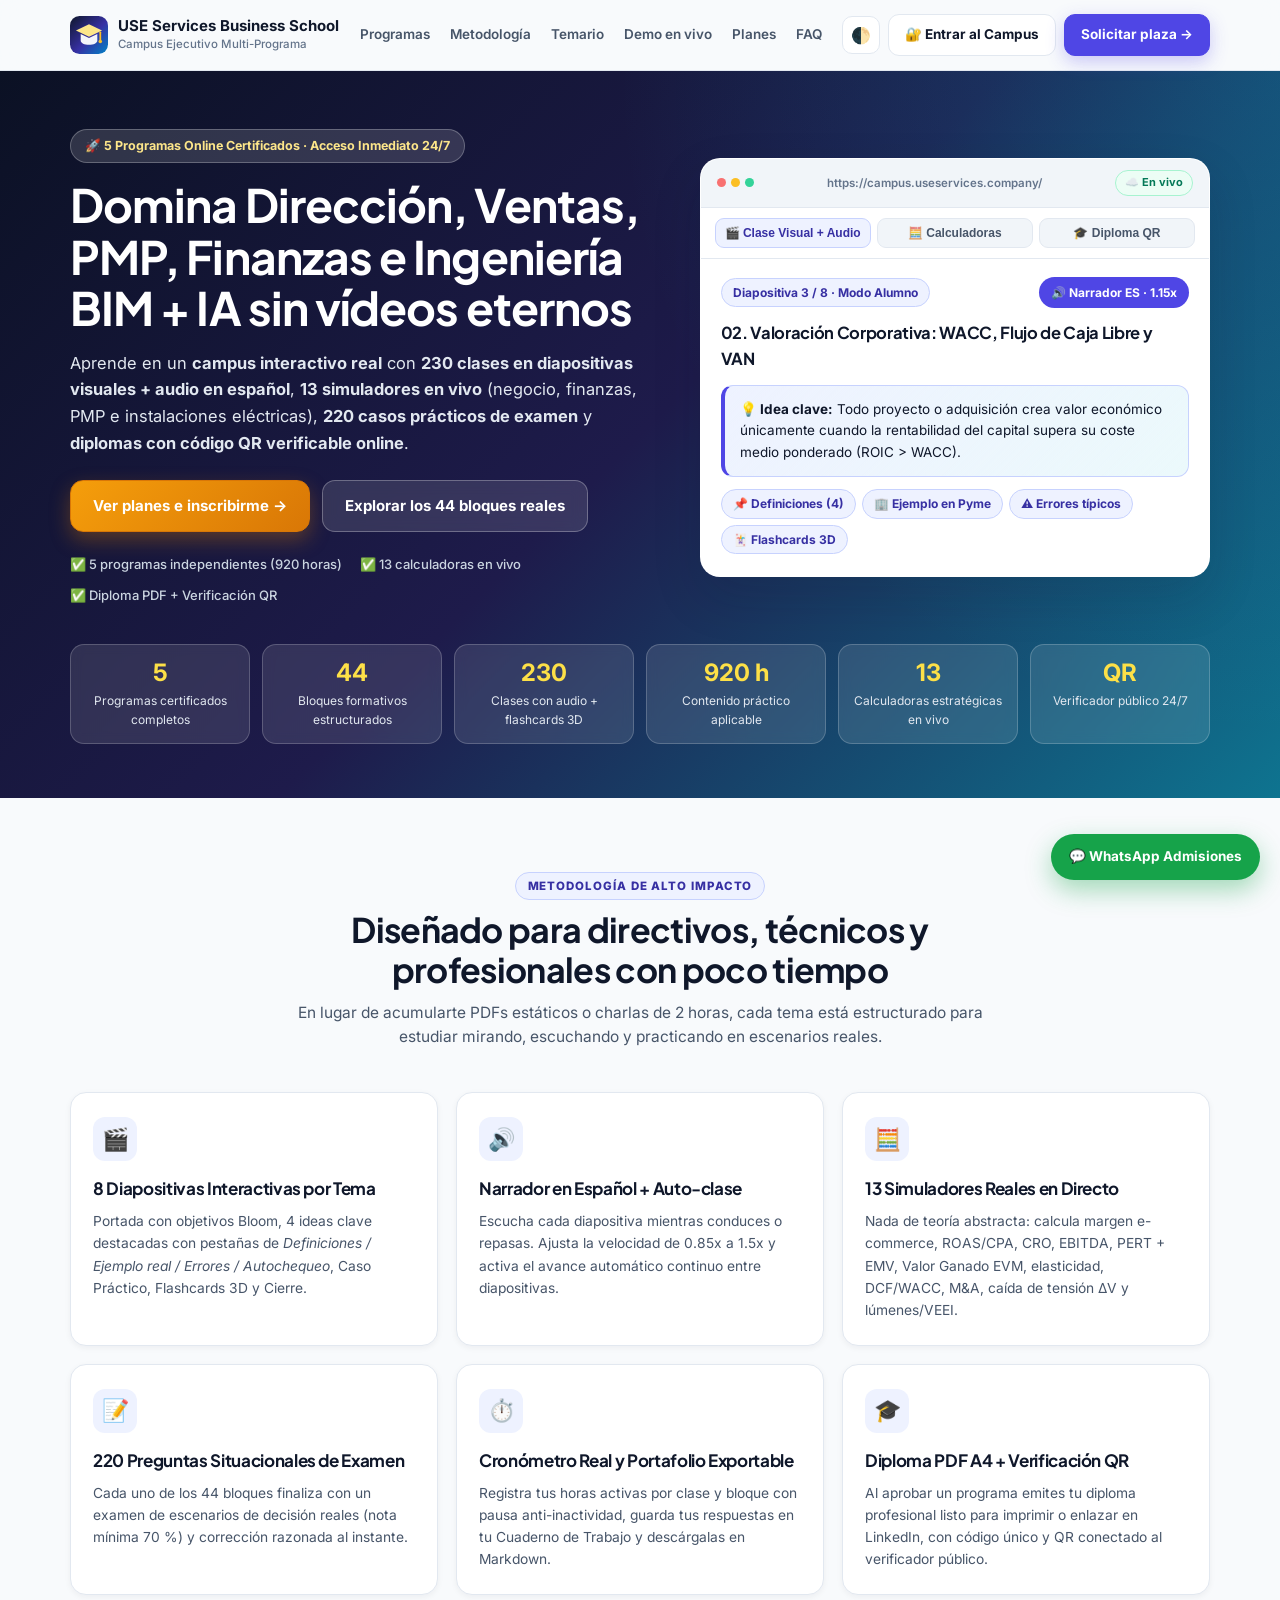
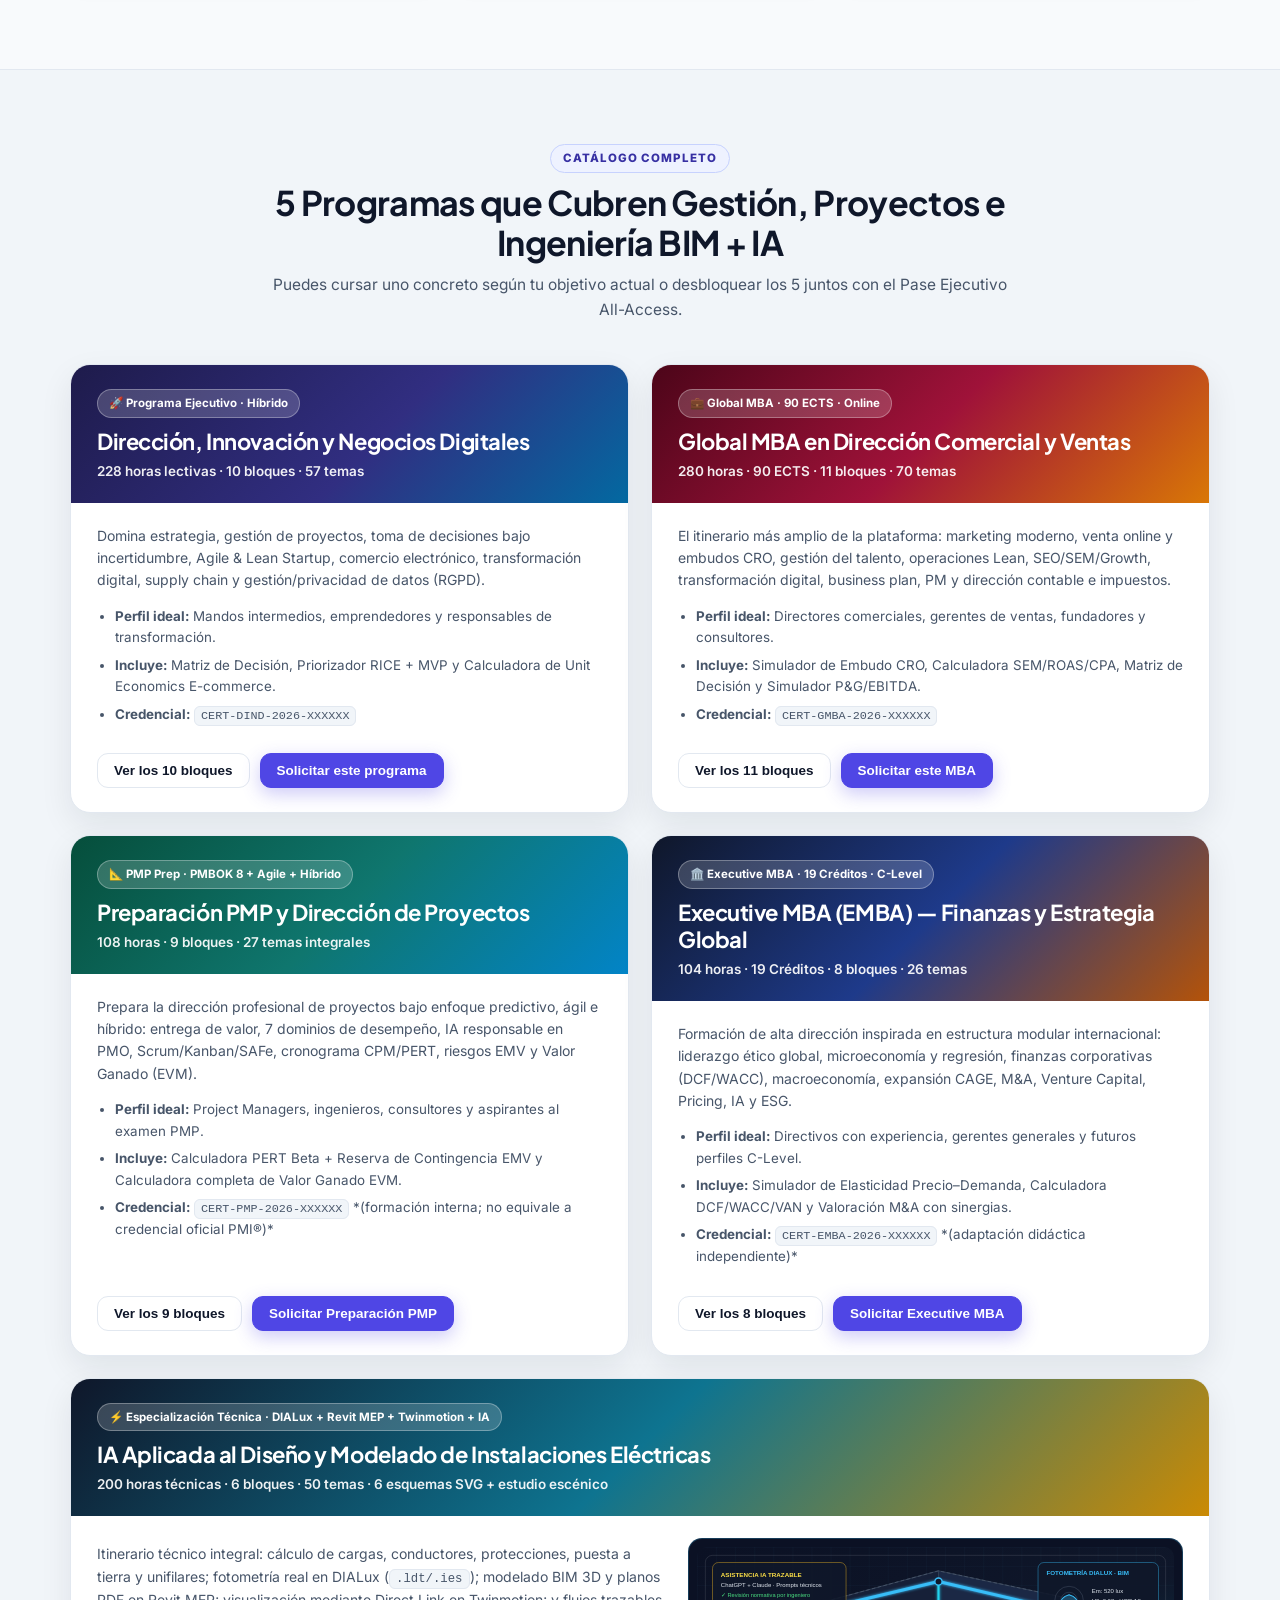
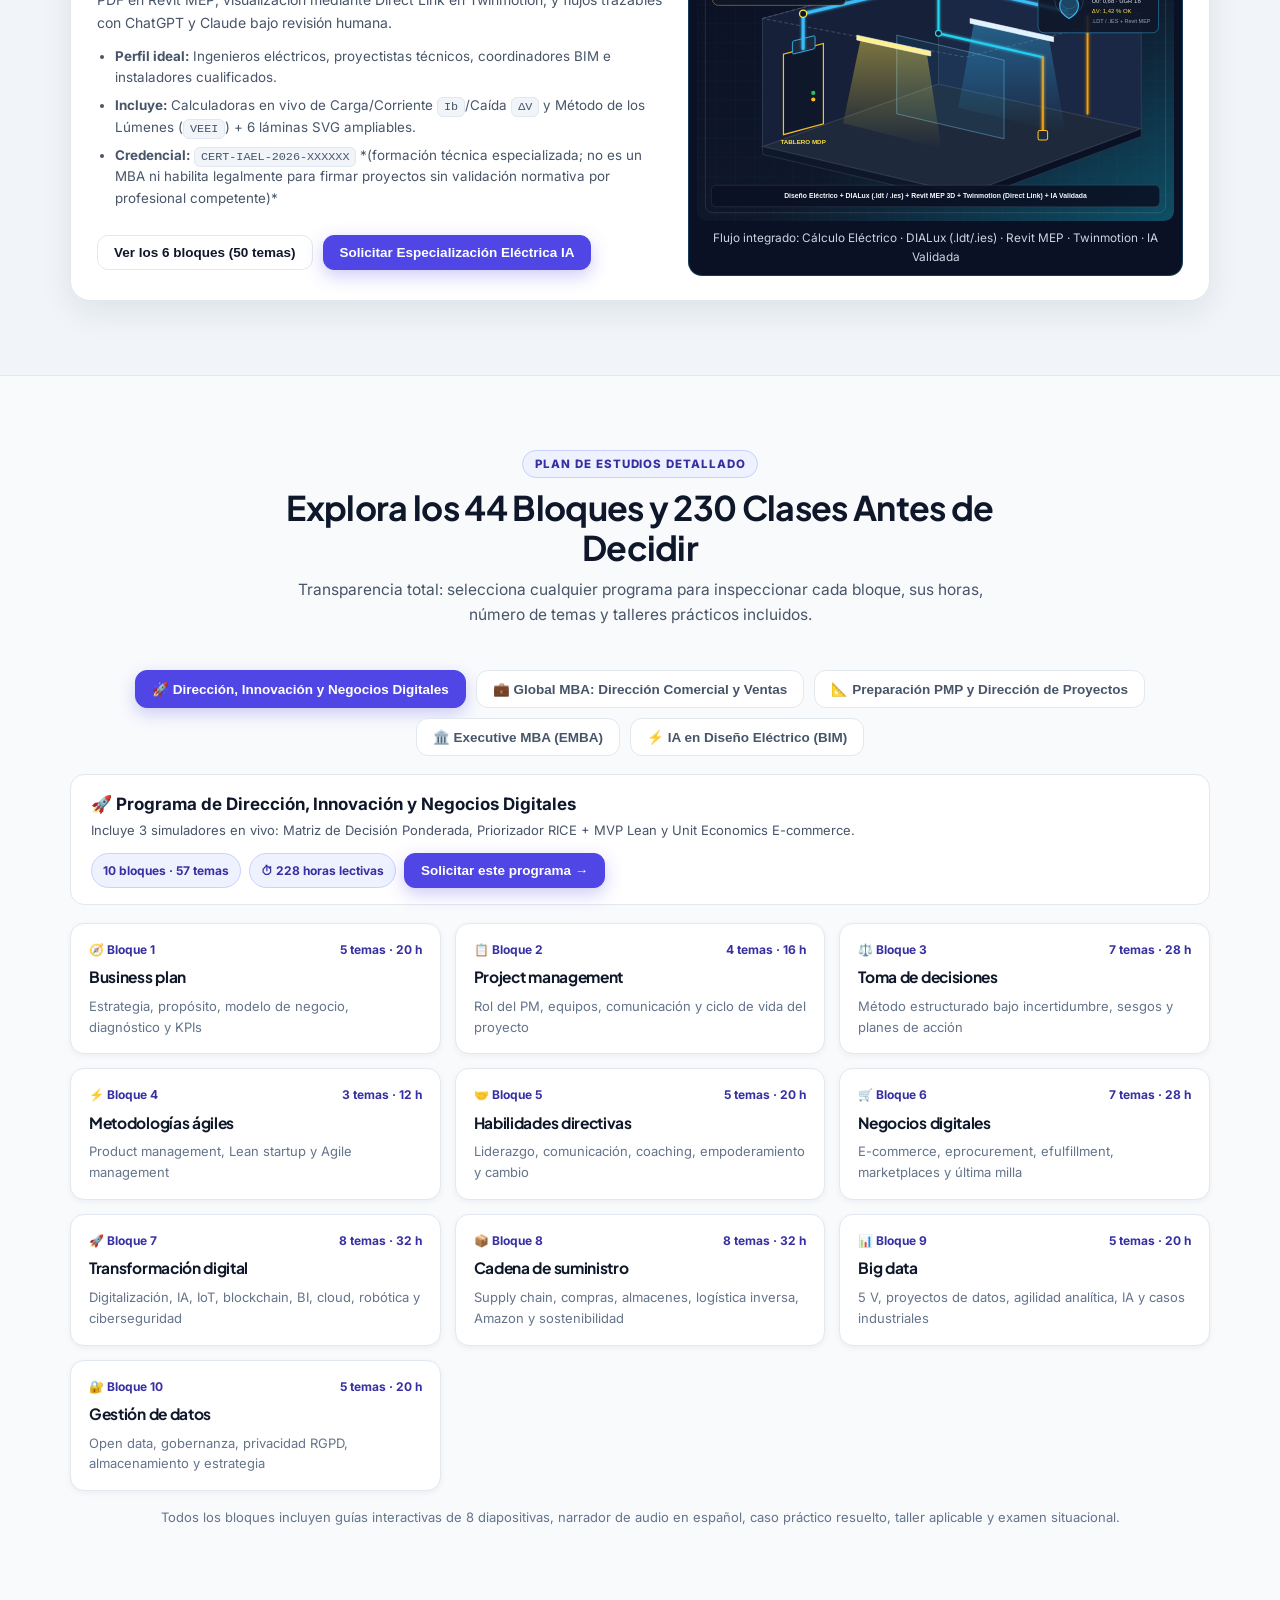
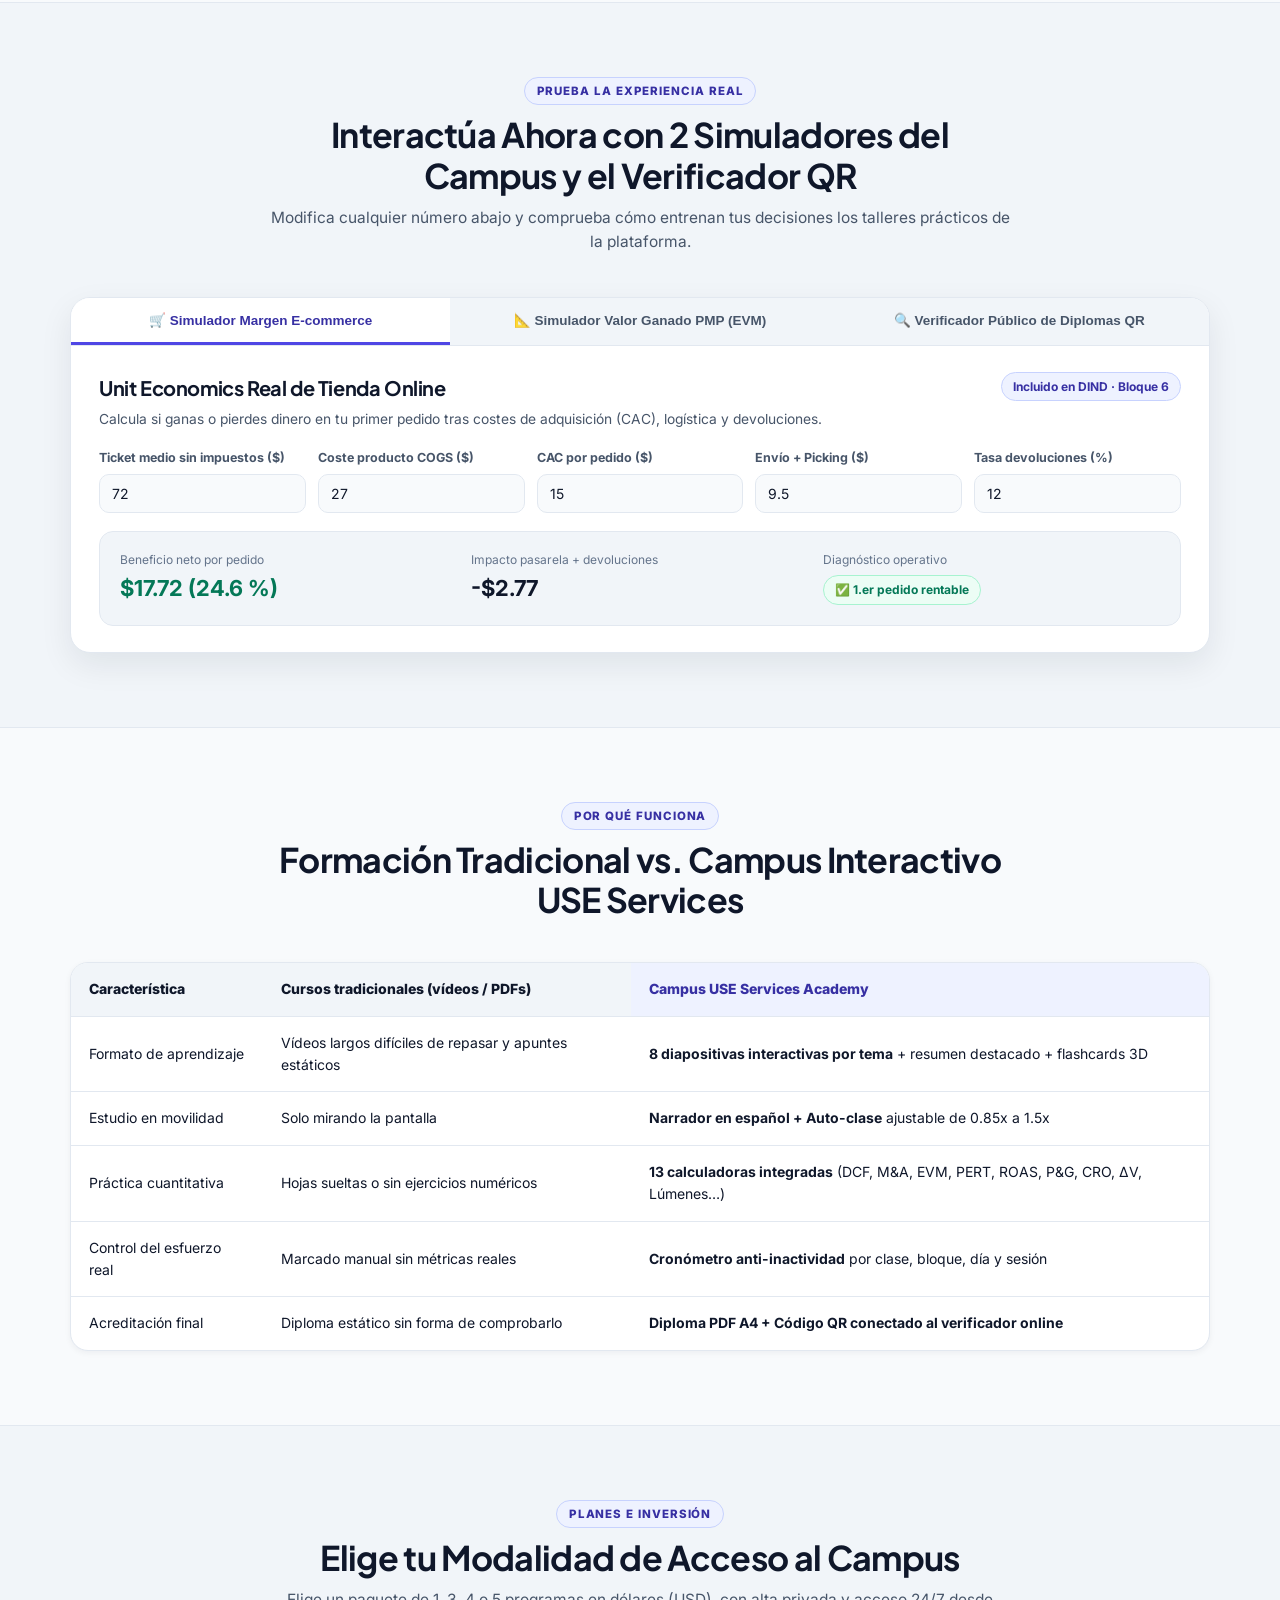
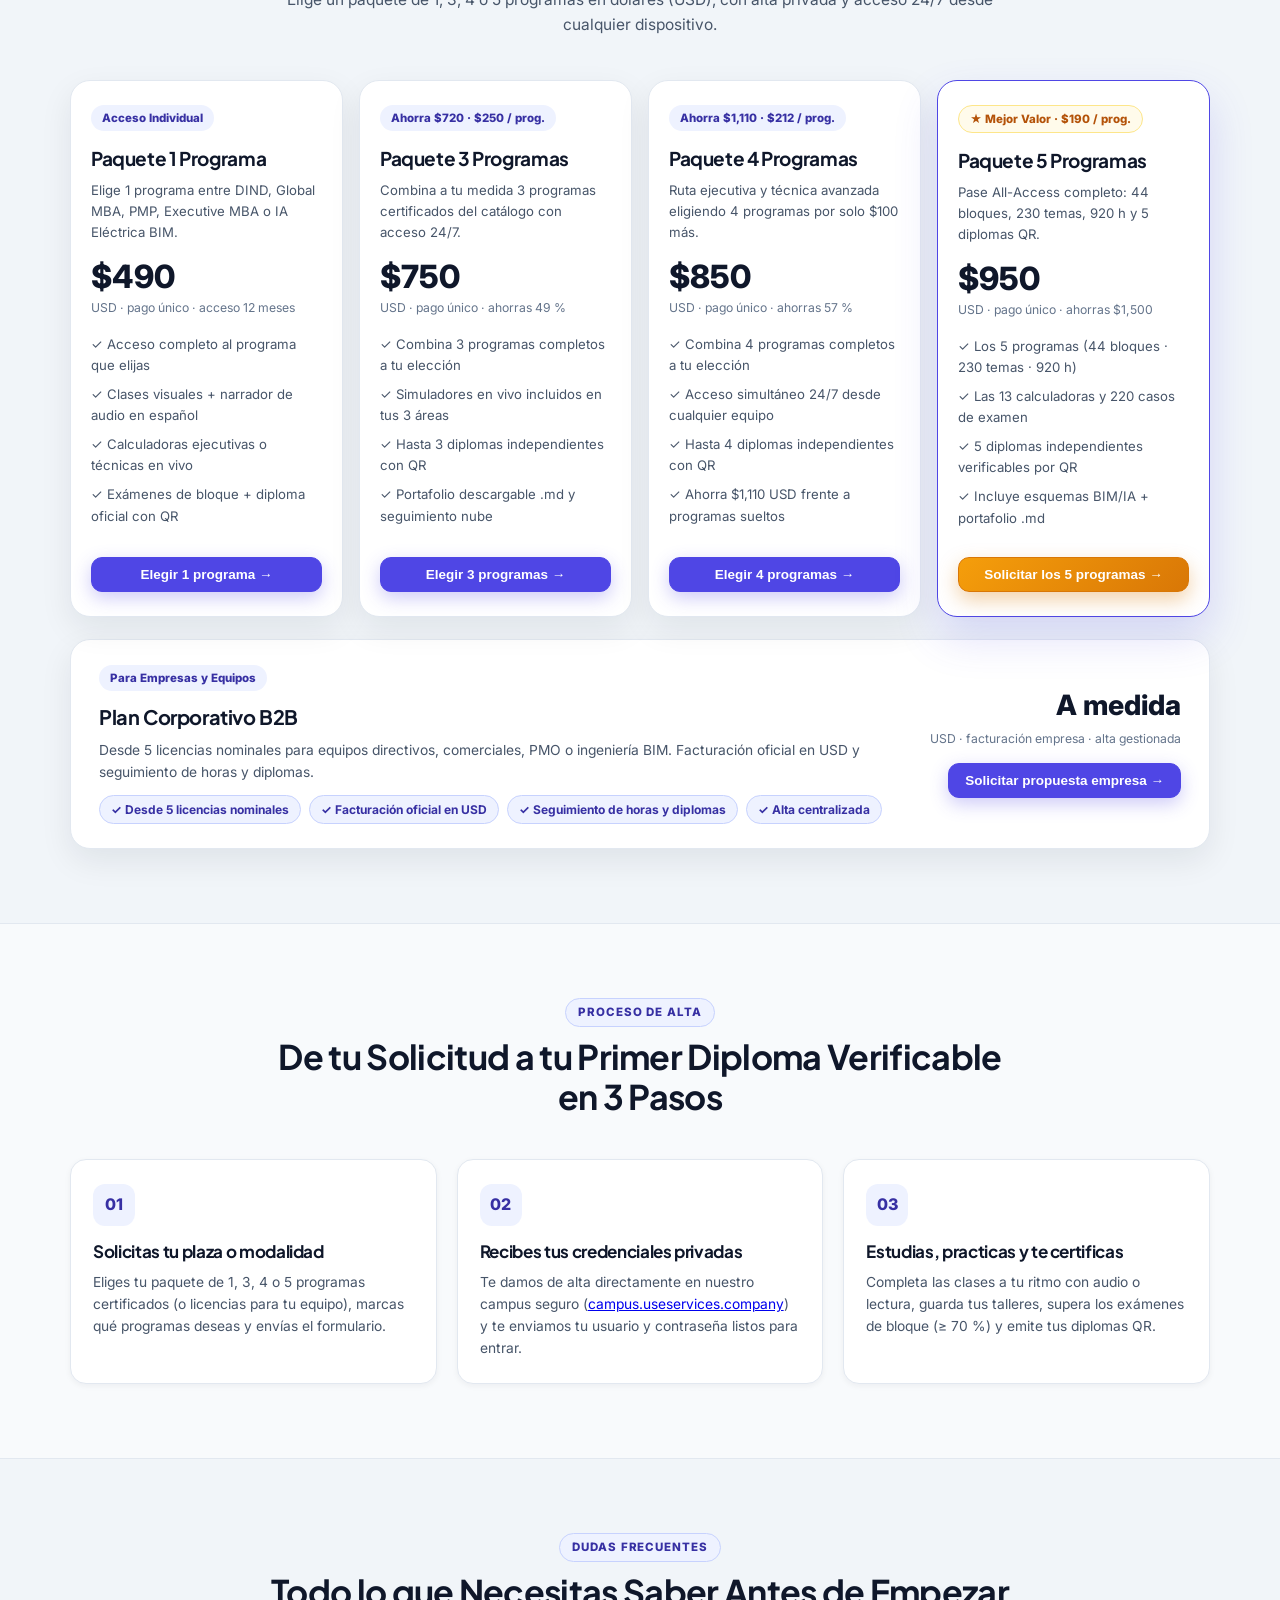
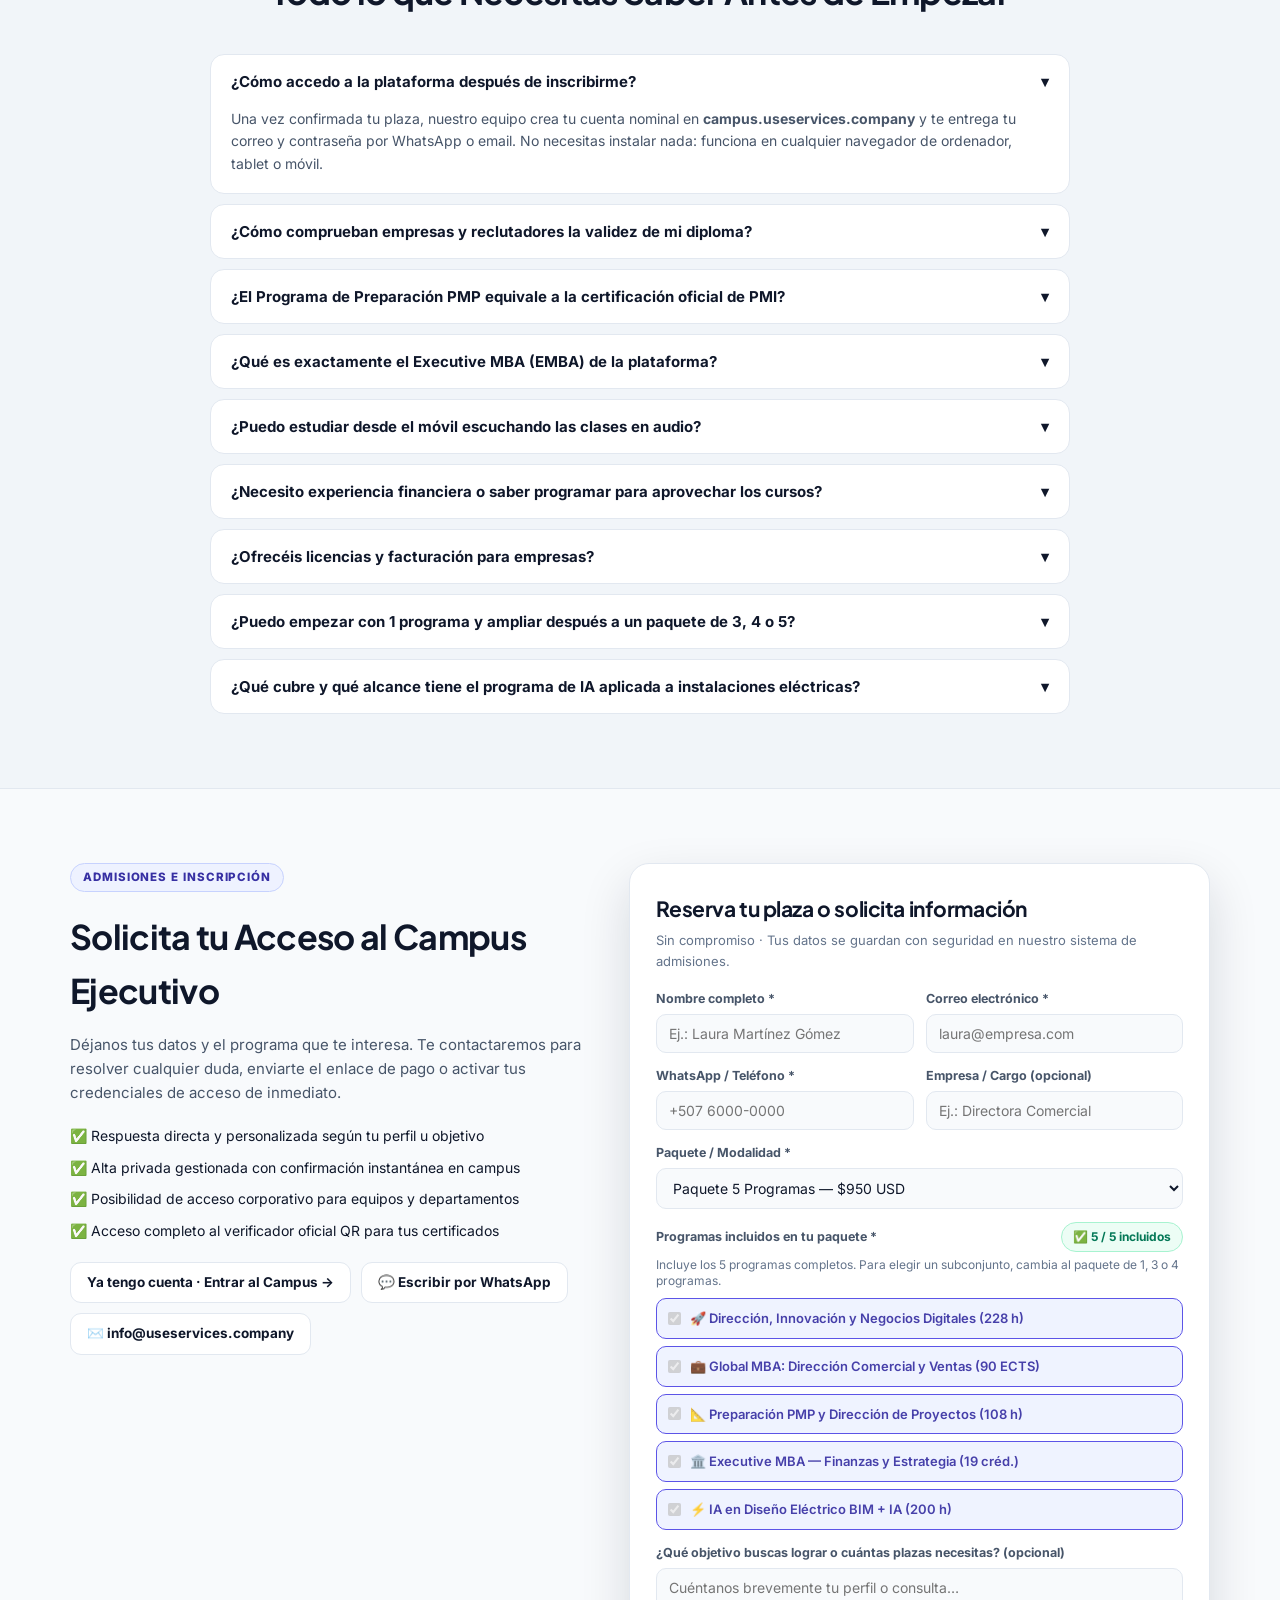
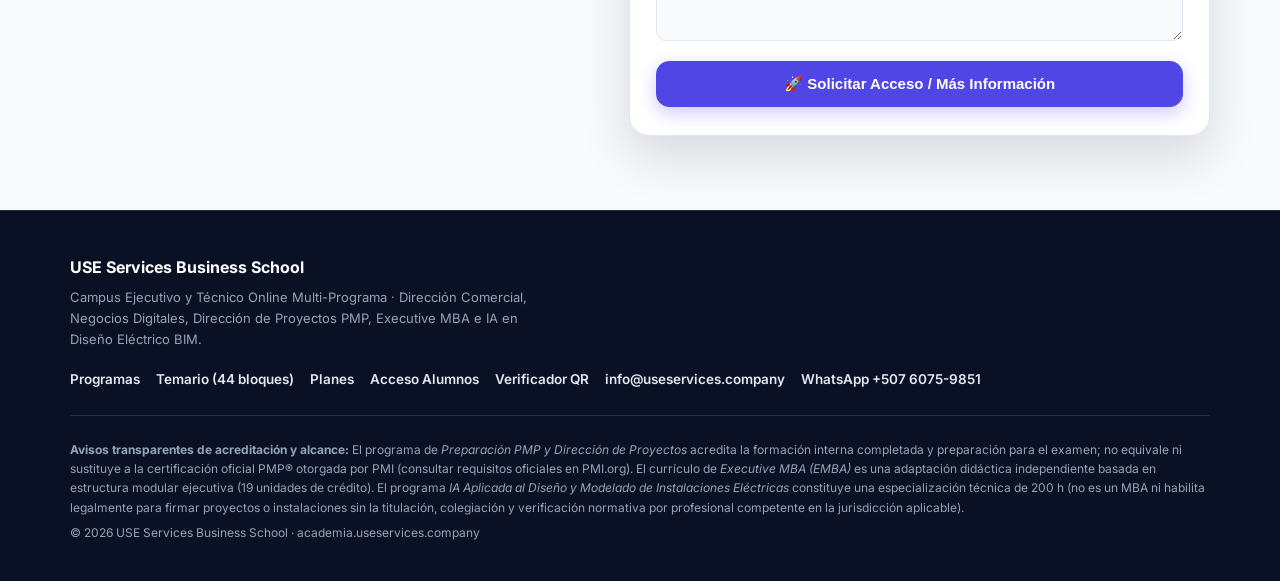
<file: landing/index.html>
<!DOCTYPE html>
<html lang="es">
<head>
  <meta charset="UTF-8" />
  <meta name="viewport" content="width=device-width, initial-scale=1.0" />
  <title>Academia Online | MBA, Executive MBA, PMP, Negocios Digitales e IA en Diseño Eléctrico BIM — USE Services</title>
  <meta name="description" content="Fórmate online en 5 programas certificados: Dirección Digital (228 h), Global MBA Comercial (90 ECTS), Preparación PMP (108 h), Executive MBA (19 créditos) e IA en Diseño y Modelado Eléctrico BIM con DIALux, Revit MEP y Twinmotion (200 h). 230 clases interactivas con audio en español y diploma QR." />
  <meta name="keywords" content="Executive MBA online, Global MBA dirección comercial, curso preparación PMP online, negocios digitales, IA instalaciones eléctricas Revit MEP DIALux Twinmotion, escuela de negocios y formación técnica online, certificación QR" />
  <meta name="robots" content="index, follow, max-image-preview:large, max-snippet:-1, max-video-preview:-1" />
  <meta name="theme-color" content="#312e81" />
  <link rel="canonical" href="https://academia.useservices.company/" />
  <link rel="alternate" hreflang="es" href="https://academia.useservices.company/" />
  <link rel="icon" type="image/svg+xml" href="favicon.svg" />

  <!-- Open Graph / Social Sharing -->
  <meta property="og:type" content="website" />
  <meta property="og:locale" content="es_ES" />
  <meta property="og:site_name" content="USE Services Business School" />
  <meta property="og:title" content="5 Programas Ejecutivos y Técnicos Online con Certificación QR Verificable" />
  <meta property="og:description" content="Global MBA, Executive MBA, Preparación PMP, Negocios Digitales e IA aplicada a Instalaciones Eléctricas (DIALux, Revit MEP, Twinmotion). 44 bloques, 230 clases con audio ES y 13 simuladores." />
  <meta property="og:url" content="https://academia.useservices.company/" />
  <meta property="og:image" content="https://academia.useservices.company/og-cover.png" />
  <meta property="og:image:width" content="1200" />
  <meta property="og:image:height" content="630" />
  <meta property="og:image:alt" content="USE Services Business School — 5 Programas Ejecutivos y Técnicos Online con Certificación QR" />

  <!-- Twitter Card -->
  <meta name="twitter:card" content="summary_large_image" />
  <meta name="twitter:title" content="5 Programas Online · MBA, EMBA, PMP, Negocios Digitales e IA Eléctrica BIM" />
  <meta name="twitter:description" content="230 clases interactivas con narrador en español, 13 calculadoras en tiempo real, 220 casos de examen y diplomas verificables por QR." />
  <meta name="twitter:image" content="https://academia.useservices.company/og-cover.png" />

  <!-- Typography -->
  <link rel="preconnect" href="https://fonts.googleapis.com" />
  <link rel="preconnect" href="https://fonts.gstatic.com" crossorigin />
  <link href="https://fonts.googleapis.com/css2?family=Inter:wght@400;500;600;700&family=Plus+Jakarta+Sans:wght@700;800&display=swap" rel="stylesheet" />

  <link rel="stylesheet" href="styles.css?v=20261124b" />

  <!-- Structured Data: EducationalOrganization -->
  <script type="application/ld+json">
  {
    "@context": "https://schema.org",
    "@type": "EducationalOrganization",
    "name": "USE Services Business School",
    "alternateName": "USE Services Academy",
    "url": "https://academia.useservices.company/",
    "logo": "https://academia.useservices.company/favicon.svg",
    "description": "Plataforma de formación ejecutiva y técnica online en dirección comercial, negocios digitales, gestión de proyectos PMP, alta dirección e IA aplicada al diseño y modelado BIM de instalaciones eléctricas con diplomas verificables por QR.",
    "sameAs": [
      "https://campus.useservices.company/"
    ],
    "contactPoint": {
      "@type": "ContactPoint",
      "contactType": "admissions",
      "email": "info@useservices.company",
      "telephone": "+507-6075-9851",
      "availableLanguage": ["es"]
    }
  }
  </script>

  <!-- Structured Data: ItemList of 5 Courses -->
  <script type="application/ld+json">
  {
    "@context": "https://schema.org",
    "@type": "ItemList",
    "name": "Programas Ejecutivos y Técnicos Online Certificados",
    "numberOfItems": 5,
    "itemListElement": [
      {
        "@type": "ListItem",
        "position": 1,
        "item": {
          "@type": "Course",
          "name": "Programa de Dirección, Innovación y Negocios Digitales",
          "courseCode": "DIND",
          "description": "Estrategia empresarial, gestión de proyectos, toma de decisiones, metodologías ágiles, comercio electrónico, transformación digital, cadena de suministro, big data y gobernanza de datos (10 bloques, 57 temas, 228 horas).",
          "inLanguage": "es",
          "provider": { "@type": "EducationalOrganization", "name": "USE Services Business School" },
          "hasCourseInstance": { "@type": "CourseInstance", "courseMode": "Online", "courseWorkload": "PT228H" }
        }
      },
      {
        "@type": "ListItem",
        "position": 2,
        "item": {
          "@type": "Course",
          "name": "Global MBA en Dirección Comercial y Ventas",
          "courseCode": "GMBA",
          "description": "Marketing estratégico, e-commerce, gestión del talento, operaciones Lean, posicionamiento SEO/SEM y Growth, transformación digital, business plan y dirección contable (11 bloques, 70 temas, 280 horas / 90 ECTS).",
          "inLanguage": "es",
          "provider": { "@type": "EducationalOrganization", "name": "USE Services Business School" },
          "hasCourseInstance": { "@type": "CourseInstance", "courseMode": "Online", "courseWorkload": "PT280H" }
        }
      },
      {
        "@type": "ListItem",
        "position": 3,
        "item": {
          "@type": "Course",
          "name": "Programa de Preparación PMP y Dirección de Proyectos",
          "courseCode": "PMP",
          "description": "Fundamentos PMI, liderazgo, 7 dominios de desempeño PMBOK 8, tailoring, IA en proyectos, entregas ágiles y escalamiento, procesos de inicio a cierre, CPM/PERT y Valor Ganado EVM (9 bloques, 27 temas integrales, 108 horas).",
          "inLanguage": "es",
          "provider": { "@type": "EducationalOrganization", "name": "USE Services Business School" },
          "hasCourseInstance": { "@type": "CourseInstance", "courseMode": "Online", "courseWorkload": "PT108H" }
        }
      },
      {
        "@type": "ListItem",
        "position": 4,
        "item": {
          "@type": "Course",
          "name": "Executive MBA (EMBA) — Dirección General, Finanzas y Estrategia Global",
          "courseCode": "EMBA",
          "description": "Liderazgo C-Level, microeconomía, regresión y analítica empresarial, finanzas corporativas DCF/WACC, macroeconomía global, CAGE/Block Weeks, M&A, Private Equity, Pricing, IA generativa responsable y ESG (8 bloques, 26 temas, 104 horas / 19 créditos).",
          "inLanguage": "es",
          "provider": { "@type": "EducationalOrganization", "name": "USE Services Business School" },
          "hasCourseInstance": { "@type": "CourseInstance", "courseMode": "Online", "courseWorkload": "PT104H" }
        }
      },
      {
        "@type": "ListItem",
        "position": 5,
        "item": {
          "@type": "Course",
          "name": "IA Aplicada al Diseño y Modelado de Instalaciones Eléctricas",
          "courseCode": "IAEL",
          "description": "Especialización técnica online (no MBA) en diseño de instalaciones eléctricas, iluminación y fotometría en DIALux (.ldt/.ies), modelado BIM 3D en Revit MEP, documentación de planos PDF, visualización en Twinmotion (Direct Link) y uso responsable de ChatGPT y Claude con validación humana (6 bloques, 50 temas, 200 horas).",
          "inLanguage": "es",
          "provider": { "@type": "EducationalOrganization", "name": "USE Services Business School" },
          "hasCourseInstance": { "@type": "CourseInstance", "courseMode": "Online", "courseWorkload": "PT200H" }
        }
      }
    ]
  }
  </script>

  <!-- Structured Data: FAQPage -->
  <script type="application/ld+json">
  {
    "@context": "https://schema.org",
    "@type": "FAQPage",
    "mainEntity": [
      {
        "@type": "Question",
        "name": "¿Cómo funciona la plataforma online tras matricularme?",
        "acceptedAnswer": {
          "@type": "Answer",
          "text": "Recibirás acceso privado en campus.useservices.company con tu correo y contraseña. Todas las lecciones combinan presentaciones visuales de 8 diapositivas, audio narrador en español, casos reales, simuladores financieros/operativos y exámenes autoevaluables con guardado automático en la nube."
        }
      },
      {
        "@type": "Question",
        "name": "¿Cómo verifican las empresas o LinkedIn mis diplomas?",
        "acceptedAnswer": {
          "@type": "Answer",
          "text": "Al aprobar los exámenes de todos los bloques de un programa (mínimo 70 %), el campus emite un diploma PDF en A4 horizontal con un identificador único (por ejemplo CERT-GMBA-2026-XXXXXX) y un código QR escaneable que abre tu expediente verificado en nuestro portal público."
        }
      },
      {
        "@type": "Question",
        "name": "¿El Programa de Preparación PMP equivale a la certificación oficial de PMI?",
        "acceptedAnswer": {
          "@type": "Answer",
          "text": "No. El diploma acredita la finalización de nuestra formación interna en dirección de proyectos y preparación del examen PMP (predictivo, ágil e híbrido, PMBOK 8 y EVM); no equivale a la credencial oficial PMP otorgada por el Project Management Institute (PMI), cuyos requisitos deben tramitarse en PMI.org."
        }
      },
      {
        "@type": "Question",
        "name": "¿Qué incluye exactamente el Executive MBA (EMBA)?",
        "acceptedAnswer": {
          "@type": "Answer",
          "text": "Es una adaptación didáctica independiente estructurada en 8 bloques y 26 temas ejecutivos (equivalentes a 104 horas / 19 unidades de crédito): liderazgo y comunicación directiva, microeconomía y regresión, operaciones, finanzas corporativas (DCF/WACC), expansión global, M&A y Venture Capital, pricing, negociación, IA responsable y ESG."
        }
      },
      {
        "@type": "Question",
        "name": "¿Puedo estudiar escuchando las clases en el móvil?",
        "acceptedAnswer": {
          "@type": "Answer",
          "text": "Sí. Cada diapositiva incorpora un narrador de audio en español con ajuste de velocidad (0.85x a 1.5x) y modo Auto-clase que avanza automáticamente entre diapositivas, además de un cronómetro inteligente anti-inactividad."
        }
      },
      {
        "@type": "Question",
        "name": "¿Es necesario tener conocimientos técnicos previos?",
        "acceptedAnswer": {
          "@type": "Answer",
          "text": "No necesitas saber programar. Todos los conceptos técnicos, financieros y estadísticos se explican desde cero con definiciones claras, errores frecuentes que debes evitar, ejemplos en pymes y calculadoras listas para usar."
        }
      },
      {
        "@type": "Question",
        "name": "¿Pueden acceder equipos completos o empresas con facturación corporativa?",
        "acceptedAnswer": {
          "@type": "Answer",
          "text": "Sí. Con el Plan Corporativo B2B damos de alta licencias nominales para tu equipo directivo, comercial o de PMO, emitimos factura oficial y supervisamos su progreso, horas activas y certificaciones desde administración."
        }
      },
      {
        "@type": "Question",
        "name": "¿Qué ocurre después de enviar el formulario de solicitud?",
        "acceptedAnswer": {
          "@type": "Answer",
          "text": "Tu solicitud queda registrada al instante en nuestro sistema de admisiones y nuestro equipo se pondrá en contacto contigo con los pasos de activación para entregar tu acceso privado al campus."
        }
      },
      {
        "@type": "Question",
        "name": "¿El programa de IA aplicada a instalaciones eléctricas es un MBA o habilita legalmente para firmar proyectos?",
        "acceptedAnswer": {
          "@type": "Answer",
          "text": "No. Es una especialización técnica de 200 horas en diseño eléctrico, cálculo lumínico en DIALux (.ldt/.ies), modelado 3D en Revit MEP, documentación PDF, visualización Twinmotion e IA aplicada (ChatGPT y Claude). No constituye un título MBA ni sustituye la titulación profesional, colegiación o validación normativa obligatoria por técnico competente en cada país."
        }
      }
    ]
  }
  </script>

  <!-- Structured Data: BreadcrumbList -->
  <script type="application/ld+json">
  {
    "@context": "https://schema.org",
    "@type": "BreadcrumbList",
    "itemListElement": [
      {
        "@type": "ListItem",
        "position": 1,
        "name": "Inicio — Academia Ejecutiva Online",
        "item": "https://academia.useservices.company/"
      }
    ]
  }
  </script>
</head>
<body>
  <!-- Sticky Navigation -->
  <header class="site-header" id="siteHeader">
    <div class="container nav-inner">
      <a href="#top" class="brand" aria-label="Inicio USE Services Business School">
        <img src="favicon.svg" alt="" width="38" height="38" />
        <div>
          <strong id="brandNameText">USE Services Business School</strong>
          <span>Campus Ejecutivo Multi-Programa</span>
        </div>
      </a>

      <nav class="nav-links" id="navMenu" aria-label="Navegación principal">
        <a href="#programas">Programas</a>
        <a href="#metodologia">Metodología</a>
        <a href="#temario">Temario</a>
        <a href="#demo">Demo en vivo</a>
        <a href="#planes">Planes</a>
        <a href="#faq">FAQ</a>
      </nav>

      <div class="nav-cta">
        <button type="button" class="icon-btn" id="themeToggleBtn" title="Cambiar modo claro / oscuro" aria-label="Cambiar modo claro u oscuro">🌓</button>
        <a class="btn btn-outline" id="navCampusBtn" href="https://campus.useservices.company/" target="_blank" rel="noopener">🔐 Entrar al Campus</a>
        <a class="btn btn-primary" id="navCtaBtn" href="#inscripcion">Solicitar plaza →</a>
        <button type="button" class="icon-btn mobile-menu-btn" id="mobileMenuBtn" aria-label="Abrir menú" aria-expanded="false">☰</button>
      </div>
    </div>
  </header>

  <main id="top">
    <!-- 1. HERO EJECUTIVO -->
    <section class="hero">
      <div class="container hero-grid">
        <div class="hero-copy">
          <div class="eyebrow">🚀 5 Programas Online Certificados · Acceso Inmediato 24/7</div>
          <h1>Domina Dirección, Ventas, PMP, Finanzas e Ingeniería BIM + IA sin vídeos eternos</h1>
          <p class="hero-lead">
            Aprende en un <strong>campus interactivo real</strong> con <strong>230 clases en diapositivas visuales + audio en español</strong>, <strong>13 simuladores en vivo</strong> (negocio, finanzas, PMP e instalaciones eléctricas), <strong>220 casos prácticos de examen</strong> y <strong>diplomas con código QR verificable online</strong>.
          </p>

          <div class="hero-actions">
            <a class="btn btn-gold btn-lg" id="heroEnrollBtn" href="#planes">Ver planes e inscribirme →</a>
            <a class="btn btn-ghost btn-lg" id="heroSyllabusBtn" href="#temario">Explorar los 44 bloques reales</a>
          </div>

          <div class="hero-trust">
            <span>✅ 5 programas independientes (920 horas)</span>
            <span>✅ 13 calculadoras en vivo</span>
            <span>✅ Diploma PDF + Verificación QR</span>
          </div>
        </div>

        <!-- Interactive Hero Campus Preview -->
        <aside class="hero-preview" aria-label="Vista previa interactiva del campus">
          <div class="preview-chrome">
            <div class="dots"><span></span><span></span><span></span></div>
            <div class="preview-url">https://campus.useservices.company/</div>
            <span class="preview-pill">☁️ En vivo</span>
          </div>
          <div class="preview-tabs" role="tablist">
            <button type="button" class="prev-tab active" data-preview-tab="slides">🎬 Clase Visual + Audio</button>
            <button type="button" class="prev-tab" data-preview-tab="calcs">🧮 Calculadoras</button>
            <button type="button" class="prev-tab" data-preview-tab="qr">🎓 Diploma QR</button>
          </div>
          <div class="preview-body" id="heroPreviewBody">
            <!-- Populated cleanly by landing/app.js -->
          </div>
        </aside>
      </div>

      <!-- Verified KPI Bar -->
      <div class="container">
        <div class="kpi-strip">
          <div class="kpi-box"><strong>5</strong><span>Programas certificados completos</span></div>
          <div class="kpi-box"><strong>44</strong><span>Bloques formativos estructurados</span></div>
          <div class="kpi-box"><strong>230</strong><span>Clases con audio + flashcards 3D</span></div>
          <div class="kpi-box"><strong>920 h</strong><span>Contenido práctico aplicable</span></div>
          <div class="kpi-box"><strong>13</strong><span>Calculadoras estratégicas en vivo</span></div>
          <div class="kpi-box"><strong>QR</strong><span>Verificador público 24/7</span></div>
        </div>
      </div>
    </section>

    <!-- 2. POR QUÉ ESTE CAMPUS ES DIFERENTE (6 PILARES) -->
    <section class="section" id="metodologia">
      <div class="container">
        <div class="sec-head">
          <span class="sec-kicker">Metodología de Alto Impacto</span>
          <h2>Diseñado para directivos, técnicos y profesionales con poco tiempo</h2>
          <p>En lugar de acumularte PDFs estáticos o charlas de 2 horas, cada tema está estructurado para estudiar mirando, escuchando y practicando en escenarios reales.</p>
        </div>

        <div class="pillars-grid">
          <article class="pillar-card">
            <div class="pillar-ico">🎬</div>
            <h3>8 Diapositivas Interactivas por Tema</h3>
            <p>Portada con objetivos Bloom, 4 ideas clave destacadas con pestañas de <em>Definiciones / Ejemplo real / Errores / Autochequeo</em>, Caso Práctico, Flashcards 3D y Cierre.</p>
          </article>
          <article class="pillar-card">
            <div class="pillar-ico">🔊</div>
            <h3>Narrador en Español + Auto-clase</h3>
            <p>Escucha cada diapositiva mientras conduces o repasas. Ajusta la velocidad de 0.85x a 1.5x y activa el avance automático continuo entre diapositivas.</p>
          </article>
          <article class="pillar-card">
            <div class="pillar-ico">🧮</div>
            <h3>13 Simuladores Reales en Directo</h3>
            <p>Nada de teoría abstracta: calcula margen e-commerce, ROAS/CPA, CRO, EBITDA, PERT + EMV, Valor Ganado EVM, elasticidad, DCF/WACC, M&amp;A, caída de tensión ΔV y lúmenes/VEEI.</p>
          </article>
          <article class="pillar-card">
            <div class="pillar-ico">📝</div>
            <h3>220 Preguntas Situacionales de Examen</h3>
            <p>Cada uno de los 44 bloques finaliza con un examen de escenarios de decisión reales (nota mínima 70 %) y corrección razonada al instante.</p>
          </article>
          <article class="pillar-card">
            <div class="pillar-ico">⏱️</div>
            <h3>Cronómetro Real y Portafolio Exportable</h3>
            <p>Registra tus horas activas por clase y bloque con pausa anti-inactividad, guarda tus respuestas en tu Cuaderno de Trabajo y descárgalas en Markdown.</p>
          </article>
          <article class="pillar-card">
            <div class="pillar-ico">🎓</div>
            <h3>Diploma PDF A4 + Verificación QR</h3>
            <p>Al aprobar un programa emites tu diploma profesional listo para imprimir o enlazar en LinkedIn, con código único y QR conectado al verificador público.</p>
          </article>
        </div>
      </div>
    </section>

    <!-- 3. LOS 4 PROGRAMAS CERTIFICADOS -->
    <section class="section section-alt" id="programas">
      <div class="container">
        <div class="sec-head">
          <span class="sec-kicker">Catálogo Completo</span>
          <h2>5 Programas que Cubren Gestión, Proyectos e Ingeniería BIM + IA</h2>
          <p>Puedes cursar uno concreto según tu objetivo actual o desbloquear los 5 juntos con el Pase Ejecutivo All-Access.</p>
        </div>

        <div class="programs-grid">
          <article class="program-card">
            <div class="prog-head grad-dind">
              <span class="prog-badge">🚀 Programa Ejecutivo · Híbrido</span>
              <h3>Dirección, Innovación y Negocios Digitales</h3>
              <p>228 horas lectivas · 10 bloques · 57 temas</p>
            </div>
            <div class="prog-body">
              <p class="prog-desc">Domina estrategia, gestión de proyectos, toma de decisiones bajo incertidumbre, Agile &amp; Lean Startup, comercio electrónico, transformación digital, supply chain y gestión/privacidad de datos (RGPD).</p>
              <ul class="prog-bullets">
                <li><strong>Perfil ideal:</strong> Mandos intermedios, emprendedores y responsables de transformación.</li>
                <li><strong>Incluye:</strong> Matriz de Decisión, Priorizador RICE + MVP y Calculadora de Unit Economics E-commerce.</li>
                <li><strong>Credencial:</strong> <code>CERT-DIND-2026-XXXXXX</code></li>
              </ul>
              <div class="prog-actions">
                <button type="button" class="btn btn-outline" data-inspect-prog="dind">Ver los 10 bloques</button>
                <button type="button" class="btn btn-primary" data-enroll-prog="dind">Solicitar este programa</button>
              </div>
            </div>
          </article>

          <article class="program-card">
            <div class="prog-head grad-gmba">
              <span class="prog-badge">💼 Global MBA · 90 ECTS · Online</span>
              <h3>Global MBA en Dirección Comercial y Ventas</h3>
              <p>280 horas · 90 ECTS · 11 bloques · 70 temas</p>
            </div>
            <div class="prog-body">
              <p class="prog-desc">El itinerario más amplio de la plataforma: marketing moderno, venta online y embudos CRO, gestión del talento, operaciones Lean, SEO/SEM/Growth, transformación digital, business plan, PM y dirección contable e impuestos.</p>
              <ul class="prog-bullets">
                <li><strong>Perfil ideal:</strong> Directores comerciales, gerentes de ventas, fundadores y consultores.</li>
                <li><strong>Incluye:</strong> Simulador de Embudo CRO, Calculadora SEM/ROAS/CPA, Matriz de Decisión y Simulador P&amp;G/EBITDA.</li>
                <li><strong>Credencial:</strong> <code>CERT-GMBA-2026-XXXXXX</code></li>
              </ul>
              <div class="prog-actions">
                <button type="button" class="btn btn-outline" data-inspect-prog="gmba">Ver los 11 bloques</button>
                <button type="button" class="btn btn-primary" data-enroll-prog="gmba">Solicitar este MBA</button>
              </div>
            </div>
          </article>

          <article class="program-card">
            <div class="prog-head grad-pmp">
              <span class="prog-badge">📐 PMP Prep · PMBOK 8 + Agile + Híbrido</span>
              <h3>Preparación PMP y Dirección de Proyectos</h3>
              <p>108 horas · 9 bloques · 27 temas integrales</p>
            </div>
            <div class="prog-body">
              <p class="prog-desc">Prepara la dirección profesional de proyectos bajo enfoque predictivo, ágil e híbrido: entrega de valor, 7 dominios de desempeño, IA responsable en PMO, Scrum/Kanban/SAFe, cronograma CPM/PERT, riesgos EMV y Valor Ganado (EVM).</p>
              <ul class="prog-bullets">
                <li><strong>Perfil ideal:</strong> Project Managers, ingenieros, consultores y aspirantes al examen PMP.</li>
                <li><strong>Incluye:</strong> Calculadora PERT Beta + Reserva de Contingencia EMV y Calculadora completa de Valor Ganado EVM.</li>
                <li><strong>Credencial:</strong> <code>CERT-PMP-2026-XXXXXX</code> *(formación interna; no equivale a credencial oficial PMI®)*</li>
              </ul>
              <div class="prog-actions">
                <button type="button" class="btn btn-outline" data-inspect-prog="pmp">Ver los 9 bloques</button>
                <button type="button" class="btn btn-primary" data-enroll-prog="pmp">Solicitar Preparación PMP</button>
              </div>
            </div>
          </article>

          <article class="program-card">
            <div class="prog-head grad-emba">
              <span class="prog-badge">🏛️ Executive MBA · 19 Créditos · C-Level</span>
              <h3>Executive MBA (EMBA) — Finanzas y Estrategia Global</h3>
              <p>104 horas · 19 Créditos · 8 bloques · 26 temas</p>
            </div>
            <div class="prog-body">
              <p class="prog-desc">Formación de alta dirección inspirada en estructura modular internacional: liderazgo ético global, microeconomía y regresión, finanzas corporativas (DCF/WACC), macroeconomía, expansión CAGE, M&amp;A, Venture Capital, Pricing, IA y ESG.</p>
              <ul class="prog-bullets">
                <li><strong>Perfil ideal:</strong> Directivos con experiencia, gerentes generales y futuros perfiles C-Level.</li>
                <li><strong>Incluye:</strong> Simulador de Elasticidad Precio–Demanda, Calculadora DCF/WACC/VAN y Valoración M&amp;A con sinergias.</li>
                <li><strong>Credencial:</strong> <code>CERT-EMBA-2026-XXXXXX</code> *(adaptación didáctica independiente)*</li>
              </ul>
              <div class="prog-actions">
                <button type="button" class="btn btn-outline" data-inspect-prog="emba">Ver los 8 bloques</button>
                <button type="button" class="btn btn-primary" data-enroll-prog="emba">Solicitar Executive MBA</button>
              </div>
            </div>
          </article>

          <article class="program-card program-card-wide">
            <div class="prog-head grad-iael">
              <span class="prog-badge">⚡ Especialización Técnica · DIALux + Revit MEP + Twinmotion + IA</span>
              <h3>IA Aplicada al Diseño y Modelado de Instalaciones Eléctricas</h3>
              <p>200 horas técnicas · 6 bloques · 50 temas · 6 esquemas SVG + estudio escénico</p>
            </div>
            <div class="prog-body">
              <div class="prog-body-split">
                <div style="display:flex; flex-direction:column; gap:12px;">
                  <p class="prog-desc">Itinerario técnico integral: cálculo de cargas, conductores, protecciones, puesta a tierra y unifilares; fotometría real en DIALux (<code>.ldt/.ies</code>); modelado BIM 3D y planos PDF en Revit MEP; visualización mediante Direct Link en Twinmotion; y flujos trazables con ChatGPT y Claude bajo revisión humana.</p>
                  <ul class="prog-bullets">
                    <li><strong>Perfil ideal:</strong> Ingenieros eléctricos, proyectistas técnicos, coordinadores BIM e instaladores cualificados.</li>
                    <li><strong>Incluye:</strong> Calculadoras en vivo de Carga/Corriente <code>Ib</code>/Caída <code>ΔV</code> y Método de los Lúmenes (<code>VEEI</code>) + 6 láminas SVG ampliables.</li>
                    <li><strong>Credencial:</strong> <code>CERT-IAEL-2026-XXXXXX</code> *(formación técnica especializada; no es un MBA ni habilita legalmente para firmar proyectos sin validación normativa por profesional competente)*</li>
                  </ul>
                  <div class="prog-actions">
                    <button type="button" class="btn btn-outline" data-inspect-prog="iael">Ver los 6 bloques (50 temas)</button>
                    <button type="button" class="btn btn-primary" data-enroll-prog="iael">Solicitar Especialización Eléctrica IA</button>
                  </div>
                </div>
                <div class="prog-visual-box">
                  <img src="assets/iael-hero-bim.svg" alt="Vista BIM 3D de instalaciones eléctricas, estudio lumínico DIALux e IA aplicada" loading="lazy" />
                  <div class="prog-visual-caption">Flujo integrado: Cálculo Eléctrico · DIALux (.ldt/.ies) · Revit MEP · Twinmotion · IA Validada</div>
                </div>
              </div>
            </div>
          </article>
        </div>
      </div>
    </section>

    <!-- 4. EXPLORADOR DE TEMARIO REAL (44 BLOQUES DESDE curriculum-data.js) -->
    <section class="section" id="temario">
      <div class="container">
        <div class="sec-head">
          <span class="sec-kicker">Plan de Estudios Detallado</span>
          <h2>Explora los 44 Bloques y 230 Clases Antes de Decidir</h2>
          <p>Transparencia total: selecciona cualquier programa para inspeccionar cada bloque, sus horas, número de temas y talleres prácticos incluidos.</p>
        </div>

        <div class="syllabus-tabs" id="syllabusTabs" role="tablist" aria-label="Selector de programa"></div>
        <div class="syllabus-meta" id="syllabusMeta"></div>
        <div class="syllabus-grid" id="syllabusBlocksGrid"></div>
        <div class="syllabus-note" id="syllabusNote"></div>
      </div>
    </section>

    <!-- 5. DEMO EN VIVO (CALCULADORAS REALES + VERIFICADOR QR) -->
    <section class="section section-alt" id="demo">
      <div class="container">
        <div class="sec-head">
          <span class="sec-kicker">Prueba la Experiencia Real</span>
          <h2>Interactúa Ahora con 2 Simuladores del Campus y el Verificador QR</h2>
          <p>Modifica cualquier número abajo y comprueba cómo entrenan tus decisiones los talleres prácticos de la plataforma.</p>
        </div>

        <div class="demo-shell">
          <div class="demo-tabs" role="tablist">
            <button type="button" class="demo-tab active" data-demo-tab="ecommerce">🛒 Simulador Margen E-commerce</button>
            <button type="button" class="demo-tab" data-demo-tab="evm">📐 Simulador Valor Ganado PMP (EVM)</button>
            <button type="button" class="demo-tab" data-demo-tab="verify">🔍 Verificador Público de Diplomas QR</button>
          </div>

          <div class="demo-panel active" id="demoPanelEcommerce">
            <div class="demo-head-row">
              <div>
                <h3>Unit Economics Real de Tienda Online</h3>
                <p>Calcula si ganas o pierdes dinero en tu primer pedido tras costes de adquisición (CAC), logística y devoluciones.</p>
              </div>
              <span class="pill">Incluido en DIND · Bloque 6</span>
            </div>
            <div class="demo-inputs-grid">
              <label>Ticket medio sin impuestos ($)<input type="number" id="deAov" value="72" step="1" /></label>
              <label>Coste producto COGS ($)<input type="number" id="deCogs" value="27" step="0.5" /></label>
              <label>CAC por pedido ($)<input type="number" id="deCac" value="15" step="0.5" /></label>
              <label>Envío + Picking ($)<input type="number" id="deShip" value="9.5" step="0.5" /></label>
              <label>Tasa devoluciones (%)<input type="number" id="deRet" value="12" step="1" /></label>
            </div>
            <div class="demo-output" id="demoEcomOut"></div>
          </div>

          <div class="demo-panel" id="demoPanelEvm">
            <div class="demo-head-row">
              <div>
                <h3>Diagnóstico de Proyecto con Valor Ganado (EVM)</h3>
                <p>Controla desviaciones de coste (CPI) y plazo (SPI) y estima cuánto costará terminar el proyecto (EAC).</p>
              </div>
              <span class="pill">Incluido en PMP · Bloque 8</span>
            </div>
            <div class="demo-inputs-grid">
              <label>BAC — Presupuesto Total ($)<input type="number" id="dvBac" value="200000" step="5000" /></label>
              <label>PV — Valor Planificado ($)<input type="number" id="dvPv" value="110000" step="5000" /></label>
              <label>EV — Valor Ganado ($)<input type="number" id="dvEv" value="96000" step="5000" /></label>
              <label>AC — Coste Real ($)<input type="number" id="dvAc" value="120000" step="5000" /></label>
            </div>
            <div class="demo-output" id="demoEvmOut"></div>
          </div>

          <div class="demo-panel" id="demoPanelVerify">
            <div class="demo-head-row">
              <div>
                <h3>Comprueba la Verificación Pública de Credenciales</h3>
                <p>Cada diploma emitido en <strong>campus.useservices.company</strong> lleva un código único y un QR que consulta en vivo la base de datos oficial para evitar falsificaciones.</p>
              </div>
              <span class="pill">Seguridad RLS + RPC</span>
            </div>
            <div class="demo-verify-row">
              <input type="text" class="input" id="demoVerifyInput" placeholder="Introduce un código (ej.: CERT-DIND-2026-XXXXXX) o abre el portal…" />
              <button type="button" class="btn btn-primary" id="demoVerifyGoBtn">Abrir Verificador en Vivo →</button>
            </div>
            <p class="demo-verify-hint">Las empresas contratantes o reclutadores de LinkedIn no necesitan tener usuario: escanean el QR del diploma y ven al instante titular, programa, nota media, horas registradas y estado (<em>Válido</em> o <em>Revocado</em>).</p>
          </div>
        </div>
      </div>
    </section>

    <!-- 6. COMPARATIVA -->
    <section class="section">
      <div class="container">
        <div class="sec-head">
          <span class="sec-kicker">Por Qué Funciona</span>
          <h2>Formación Tradicional vs. Campus Interactivo USE Services</h2>
        </div>
        <div class="compare-wrap">
          <table class="compare-table">
            <thead>
              <tr>
                <th>Característica</th>
                <th>Cursos tradicionales (vídeos / PDFs)</th>
                <th class="col-us">Campus USE Services Academy</th>
              </tr>
            </thead>
            <tbody>
              <tr>
                <td>Formato de aprendizaje</td>
                <td>Vídeos largos difíciles de repasar y apuntes estáticos</td>
                <td><strong>8 diapositivas interactivas por tema</strong> + resumen destacado + flashcards 3D</td>
              </tr>
              <tr>
                <td>Estudio en movilidad</td>
                <td>Solo mirando la pantalla</td>
                <td><strong>Narrador en español + Auto-clase</strong> ajustable de 0.85x a 1.5x</td>
              </tr>
              <tr>
                <td>Práctica cuantitativa</td>
                <td>Hojas sueltas o sin ejercicios numéricos</td>
                <td><strong>13 calculadoras integradas</strong> (DCF, M&amp;A, EVM, PERT, ROAS, P&amp;G, CRO, ΔV, Lúmenes…)</td>
              </tr>
              <tr>
                <td>Control del esfuerzo real</td>
                <td>Marcado manual sin métricas reales</td>
                <td><strong>Cronómetro anti-inactividad</strong> por clase, bloque, día y sesión</td>
              </tr>
              <tr>
                <td>Acreditación final</td>
                <td>Diploma estático sin forma de comprobarlo</td>
                <td><strong>Diploma PDF A4 + Código QR conectado al verificador online</strong></td>
              </tr>
            </tbody>
          </table>
        </div>
      </div>
    </section>

    <!-- 7. PLANES E INVERSIÓN -->
    <section class="section section-alt" id="planes">
      <div class="container">
        <div class="sec-head">
          <span class="sec-kicker">Planes e Inversión</span>
          <h2>Elige tu Modalidad de Acceso al Campus</h2>
          <p>Elige un paquete de 1, 3, 4 o 5 programas en dólares (USD), con alta privada y acceso 24/7 desde cualquier dispositivo.</p>
        </div>

        <div class="pricing-grid" id="pricingGrid">
          <!-- Rendered cleanly from landing-config.js -->
        </div>
        <div class="corp-banner" id="corporateBanner">
          <!-- Corporate B2B horizontal banner rendered from landing-config.js -->
        </div>
      </div>
    </section>

    <!-- 8. CÓMO FUNCIONA EN 3 PASOS -->
    <section class="section">
      <div class="container">
        <div class="sec-head">
          <span class="sec-kicker">Proceso de Alta</span>
          <h2>De tu Solicitud a tu Primer Diploma Verificable en 3 Pasos</h2>
        </div>
        <div class="steps-grid">
          <article class="step-card">
            <div class="step-num">01</div>
            <h3>Solicitas tu plaza o modalidad</h3>
            <p>Eliges tu paquete de 1, 3, 4 o 5 programas certificados (o licencias para tu equipo), marcas qué programas deseas y envías el formulario.</p>
          </article>
          <article class="step-card">
            <div class="step-num">02</div>
            <h3>Recibes tus credenciales privadas</h3>
            <p>Te damos de alta directamente en nuestro campus seguro (<a href="https://campus.useservices.company/" target="_blank" rel="noopener">campus.useservices.company</a>) y te enviamos tu usuario y contraseña listos para entrar.</p>
          </article>
          <article class="step-card">
            <div class="step-num">03</div>
            <h3>Estudias, practicas y te certificas</h3>
            <p>Completa las clases a tu ritmo con audio o lectura, guarda tus talleres, supera los exámenes de bloque (≥ 70 %) y emite tus diplomas QR.</p>
          </article>
        </div>
      </div>
    </section>

    <!-- 9. PREGUNTAS FRECUENTES -->
    <section class="section section-alt" id="faq">
      <div class="container">
        <div class="sec-head">
          <span class="sec-kicker">Dudas Frecuentes</span>
          <h2>Todo lo que Necesitas Saber Antes de Empezar</h2>
        </div>

        <div class="faq-list" id="faqList">
          <div class="faq-item">
            <button type="button" class="faq-q" aria-expanded="true">¿Cómo accedo a la plataforma después de inscribirme? <span>▾</span></button>
            <div class="faq-a">Una vez confirmada tu plaza, nuestro equipo crea tu cuenta nominal en <strong>campus.useservices.company</strong> y te entrega tu correo y contraseña por WhatsApp o email. No necesitas instalar nada: funciona en cualquier navegador de ordenador, tablet o móvil.</div>
          </div>
          <div class="faq-item">
            <button type="button" class="faq-q" aria-expanded="false">¿Cómo comprueban empresas y reclutadores la validez de mi diploma? <span>▾</span></button>
            <div class="faq-a">Cada programa aprobado genera un diploma PDF en A4 horizontal con un identificador único (ej. <code>CERT-GMBA-2026-XXXXXX</code>) y un <strong>código QR escaneable</strong>. Al escanearlo o introducir el código en nuestro verificador público, la plataforma consulta Supabase y muestra tu nombre, nota media, horas estudiadas y desglose por bloques.</div>
          </div>
          <div class="faq-item">
            <button type="button" class="faq-q" aria-expanded="false">¿El Programa de Preparación PMP equivale a la certificación oficial de PMI? <span>▾</span></button>
            <div class="faq-a">No. Nuestro diploma certifica la finalización satisfactoria de la formación interna en dirección de proyectos y preparación del examen (108 horas sobre PMBOK 8, agilidad, enfoques híbridos, PERT y Valor Ganado EVM). La credencial oficial PMP® es otorgada exclusivamente por PMI tras cumplir sus requisitos de elegibilidad y examen en PMI.org.</div>
          </div>
          <div class="faq-item">
            <button type="button" class="faq-q" aria-expanded="false">¿Qué es exactamente el Executive MBA (EMBA) de la plataforma? <span>▾</span></button>
            <div class="faq-a">Es una adaptación didáctica propia estructurada en 8 bloques y 26 temas ejecutivos (104 horas · 19 créditos de carga modular) centrada en liderazgo global, análisis económico y regresión, finanzas corporativas (DCF/WACC), macroeconomía, expansión internacional, M&amp;A, Venture Capital, Pricing, negociación, IA responsable y ESG.</div>
          </div>
          <div class="faq-item">
            <button type="button" class="faq-q" aria-expanded="false">¿Puedo estudiar desde el móvil escuchando las clases en audio? <span>▾</span></button>
            <div class="faq-a">Sí. Todas las clases disponen de narrador de audio en español, ajuste de velocidad de 0.85x a 1.5x y modo <strong>Auto-clase</strong> para pasar de diapositiva automáticamente, guardando tu tiempo activo en la nube.</div>
          </div>
          <div class="faq-item">
            <button type="button" class="faq-q" aria-expanded="false">¿Necesito experiencia financiera o saber programar para aprovechar los cursos? <span>▾</span></button>
            <div class="faq-a">No necesitas programar. Todos los temas parten de definiciones claras, explican los errores más comunes en empresa e incluyen calculadoras visuales donde solo introduces los datos de negocio para analizar resultados.</div>
          </div>
          <div class="faq-item">
            <button type="button" class="faq-q" aria-expanded="false">¿Ofrecéis licencias y facturación para empresas? <span>▾</span></button>
            <div class="faq-a">Sí. Con el Plan Corporativo B2B habilitamos accesos individuales para cada integrante de tu equipo (desde 5 licencias), emitimos factura a nombre de tu sociedad y te facilitamos seguimiento de avance, exámenes y certificaciones.</div>
          </div>
          <div class="faq-item">
            <button type="button" class="faq-q" aria-expanded="false">¿Puedo empezar con 1 programa y ampliar después a un paquete de 3, 4 o 5? <span>▾</span></button>
            <div class="faq-a">Sí. Todo tu historial, notas de casos prácticos, horas y diplomas quedan guardados en tu perfil único en Supabase; puedes ampliar a un paquete de 3, 4 o a los 5 programas (Pase All-Access) cuando lo necesites conservando todo tu avance previo.</div>
          </div>
          <div class="faq-item">
            <button type="button" class="faq-q" aria-expanded="false">¿Qué cubre y qué alcance tiene el programa de IA aplicada a instalaciones eléctricas? <span>▾</span></button>
            <div class="faq-a">Es una <strong>especialización técnica de 200 horas</strong> (no MBA) organizada en 6 bloques y 50 temas: cálculo eléctrico base (cargas, conductores, protecciones, puesta a tierra y unifilares), fotometría en <strong>DIALux</strong> (.ldt/.ies), modelado BIM 3D en <strong>Revit MEP</strong>, planos PDF, visualización en <strong>Twinmotion</strong> (Direct Link) y uso responsable de <strong>ChatGPT y Claude</strong>. No habilita legalmente para firmar proyectos oficiales sin la titulación y validación normativa competente en cada país.</div>
          </div>
        </div>
      </div>
    </section>

    <!-- 10. FORMULARIO DE INSCRIPCIÓN / CONTACTO -->
    <section class="section" id="inscripcion">
      <div class="container enroll-grid">
        <div class="enroll-copy">
          <span class="sec-kicker">Admisiones e Inscripción</span>
          <h2>Solicita tu Acceso al Campus Ejecutivo</h2>
          <p>Déjanos tus datos y el programa que te interesa. Te contactaremos para resolver cualquier duda, enviarte el enlace de pago o activar tus credenciales de acceso de inmediato.</p>

          <ul class="enroll-benefits">
            <li>✅ Respuesta directa y personalizada según tu perfil u objetivo</li>
            <li>✅ Alta privada gestionada con confirmación instantánea en campus</li>
            <li>✅ Posibilidad de acceso corporativo para equipos y departamentos</li>
            <li>✅ Acceso completo al verificador oficial QR para tus certificados</li>
          </ul>

          <div class="enroll-alt-links">
            <a class="btn btn-outline" id="enrollCampusLoginBtn" href="https://campus.useservices.company/" target="_blank" rel="noopener">Ya tengo cuenta · Entrar al Campus →</a>
            <a class="btn btn-outline" id="enrollWaDirectBtn" style="display:none;" target="_blank" rel="noopener">💬 Escribir por WhatsApp</a>
            <a class="btn btn-outline" id="enrollEmailDirectBtn" href="mailto:info@useservices.company">✉️ info@useservices.company</a>
          </div>
        </div>

        <div class="enroll-card">
          <h3>Reserva tu plaza o solicita información</h3>
          <p class="form-sub">Sin compromiso · Tus datos se guardan con seguridad en nuestro sistema de admisiones.</p>

          <div id="leadStatusMsg" class="lead-msg" style="display:none;"></div>

          <form id="leadForm">
            <div class="form-row-2">
              <div class="fg">
                <label for="leadName">Nombre completo *</label>
                <input id="leadName" required placeholder="Ej.: Laura Martínez Gómez" autocomplete="name" />
              </div>
              <div class="fg">
                <label for="leadEmail">Correo electrónico *</label>
                <input id="leadEmail" type="email" required placeholder="laura@empresa.com" autocomplete="email" />
              </div>
            </div>

            <div class="form-row-2">
              <div class="fg">
                <label for="leadPhone">WhatsApp / Teléfono *</label>
                <input id="leadPhone" type="tel" required placeholder="+507 6000-0000" autocomplete="tel" />
              </div>
              <div class="fg">
                <label for="leadCompany">Empresa / Cargo (opcional)</label>
                <input id="leadCompany" placeholder="Ej.: Directora Comercial" autocomplete="organization-title" />
              </div>
            </div>

            <div class="fg">
              <label for="leadPlan">Paquete / Modalidad *</label>
              <select id="leadPlan">
                <option value="individual">Paquete 1 Programa — $490 USD</option>
                <option value="pack3">Paquete 3 Programas — $750 USD</option>
                <option value="pack4">Paquete 4 Programas — $850 USD</option>
                <option value="allAccess" selected>Paquete 5 Programas (All-Access) — $950 USD</option>
                <option value="corporate">Plan Corporativo B2B (Empresas)</option>
              </select>
            </div>

            <div class="fg prog-picker" id="leadProgramPicker">
              <div class="prog-picker-head">
                <label style="margin:0;">Programas incluidos en tu paquete *</label>
                <span class="pill" id="leadProgramCount">5 / 5 seleccionados</span>
              </div>
              <p class="prog-picker-hint" id="leadProgramHint">Incluye los 5 programas completos.</p>
              <div class="prog-picker-grid">
                <label class="prog-pick-item">
                  <input type="checkbox" name="leadPrograms" value="dind" checked />
                  <span>🚀 Dirección, Innovación y Negocios Digitales (228 h)</span>
                </label>
                <label class="prog-pick-item">
                  <input type="checkbox" name="leadPrograms" value="gmba" checked />
                  <span>💼 Global MBA: Dirección Comercial y Ventas (90 ECTS)</span>
                </label>
                <label class="prog-pick-item">
                  <input type="checkbox" name="leadPrograms" value="pmp" checked />
                  <span>📐 Preparación PMP y Dirección de Proyectos (108 h)</span>
                </label>
                <label class="prog-pick-item">
                  <input type="checkbox" name="leadPrograms" value="emba" checked />
                  <span>🏛️ Executive MBA — Finanzas y Estrategia (19 créd.)</span>
                </label>
                <label class="prog-pick-item">
                  <input type="checkbox" name="leadPrograms" value="iael" checked />
                  <span>⚡ IA en Diseño Eléctrico BIM + IA (200 h)</span>
                </label>
              </div>
            </div>

            <div class="fg">
              <label for="leadMessage">¿Qué objetivo buscas lograr o cuántas plazas necesitas? (opcional)</label>
              <textarea id="leadMessage" rows="3" placeholder="Cuéntanos brevemente tu perfil o consulta…"></textarea>
            </div>

            <button type="submit" class="btn btn-primary btn-lg" id="leadSubmitBtn" style="width:100%; justify-content:center;">
              🚀 Solicitar Acceso / Más Información
            </button>
          </form>
        </div>
      </div>
    </section>
  </main>

  <!-- 11. FOOTER + DISCLAIMERS -->
  <footer class="site-footer">
    <div class="container footer-inner">
      <div class="footer-top">
        <div>
          <strong id="footerBrandName">USE Services Business School</strong>
          <p>Campus Ejecutivo y Técnico Online Multi-Programa · Dirección Comercial, Negocios Digitales, Dirección de Proyectos PMP, Executive MBA e IA en Diseño Eléctrico BIM.</p>
        </div>
        <div class="footer-links">
          <a href="#programas">Programas</a>
          <a href="#temario">Temario (44 bloques)</a>
          <a href="#planes">Planes</a>
          <a id="footerCampusLink" href="https://campus.useservices.company/" target="_blank" rel="noopener">Acceso Alumnos</a>
          <a id="footerVerifyLink" href="https://campus.useservices.company/?verify=" target="_blank" rel="noopener">Verificador QR</a>
          <a id="footerEmailLink" href="mailto:info@useservices.company">info@useservices.company</a>
          <a id="footerWaLink" href="https://wa.me/50760759851" target="_blank" rel="noopener">WhatsApp +507 6075-9851</a>
        </div>
      </div>
      <div class="footer-legal">
        <p><strong>Avisos transparentes de acreditación y alcance:</strong> El programa de <em>Preparación PMP y Dirección de Proyectos</em> acredita la formación interna completada y preparación para el examen; no equivale ni sustituye a la certificación oficial PMP® otorgada por PMI (consultar requisitos oficiales en PMI.org). El currículo de <em>Executive MBA (EMBA)</em> es una adaptación didáctica independiente basada en estructura modular ejecutiva (19 unidades de crédito). El programa <em>IA Aplicada al Diseño y Modelado de Instalaciones Eléctricas</em> constituye una especialización técnica de 200 h (no es un MBA ni habilita legalmente para firmar proyectos o instalaciones sin la titulación, colegiación y verificación normativa por profesional competente en la jurisdicción aplicable).</p>
        <p>© <span id="footerYear">2026</span> <span id="footerBrandCopy">USE Services Business School</span> · <span id="footerDomain">academia.useservices.company</span></p>
      </div>
    </div>
  </footer>

  <!-- Floating WhatsApp button (auto-enabled when LANDING_CONFIG.whatsappNumber is configured) -->
  <a class="wa-float" id="waFloatBtn" style="display:none;" target="_blank" rel="noopener" aria-label="Consultar por WhatsApp">
    💬 WhatsApp Admisiones
  </a>

  <script src="landing-config.js?v=20261124b"></script>
  <script src="curriculum-data.js?v=20261124b"></script>
  <script src="app.js?v=20261124b"></script>
</body>
</html>
</file>
<file: landing/styles.css>
:root {
  --bg: #f8fafc;
  --surface: #ffffff;
  --surface-2: #f1f5f9;
  --border: #e2e8f0;
  --text: #0f172a;
  --text-muted: #475569;
  --text-soft: #64748b;
  --primary: #3730a3;
  --primary-bright: #4f46e5;
  --primary-soft: #eef2ff;
  --primary-border: #c7d2fe;
  --gold: #b45309;
  --gold-bright: #f59e0b;
  --gold-soft: #fffbeb;
  --gold-border: #fde68a;
  --success: #047857;
  --success-soft: #ecfdf5;
  --success-border: #a7f3d0;
  --danger: #be123c;
  --danger-soft: #fff1f2;
  --danger-border: #fecdd3;
  --shadow-sm: 0 2px 6px rgba(15, 23, 42, 0.05);
  --shadow: 0 12px 32px rgba(15, 23, 42, 0.08);
  --shadow-lg: 0 20px 50px rgba(15, 23, 42, 0.14);
}

[data-theme="dark"] {
  --bg: #070b14;
  --surface: #0f172a;
  --surface-2: #1e293b;
  --border: #25324a;
  --text: #f8fafc;
  --text-muted: #cbd5e1;
  --text-soft: #94a3b8;
  --primary: #818cf8;
  --primary-bright: #6366f1;
  --primary-soft: rgba(99, 102, 241, 0.16);
  --primary-border: rgba(129, 140, 248, 0.35);
  --gold: #fbbf24;
  --gold-soft: rgba(245, 158, 11, 0.14);
  --gold-border: rgba(251, 191, 36, 0.35);
  --success: #34d399;
  --success-soft: rgba(16, 185, 129, 0.14);
  --success-border: rgba(52, 211, 153, 0.35);
  --danger: #fb7185;
  --danger-soft: rgba(244, 63, 94, 0.14);
  --danger-border: rgba(251, 113, 133, 0.35);
  --shadow-sm: 0 2px 6px rgba(0, 0, 0, 0.3);
  --shadow: 0 12px 32px rgba(0, 0, 0, 0.45);
  --shadow-lg: 0 20px 50px rgba(0, 0, 0, 0.65);
}

* { box-sizing: border-box; }
html { scroll-behavior: smooth; }
body {
  margin: 0;
  font-family: "Inter", -apple-system, BlinkMacSystemFont, "Segoe UI", Roboto, sans-serif;
  background: var(--bg);
  color: var(--text);
  line-height: 1.6;
  -webkit-font-smoothing: antialiased;
}
h1, h2, h3, h4 {
  font-family: "Plus Jakarta Sans", "Inter", sans-serif;
  letter-spacing: -0.02em;
}
code {
  background: var(--surface-2);
  border: 1px solid var(--border);
  border-radius: 6px;
  padding: 2px 6px;
  font-size: 0.88em;
}
.container {
  max-width: 1180px;
  margin: 0 auto;
  padding: 0 20px;
}

/* Buttons */
.btn {
  display: inline-flex;
  align-items: center;
  justify-content: center;
  gap: 8px;
  border-radius: 11px;
  border: 1px solid var(--border);
  padding: 9px 16px;
  font-size: 13.5px;
  font-weight: 700;
  text-decoration: none;
  cursor: pointer;
  transition: transform 0.15s ease, background 0.15s ease, box-shadow 0.15s ease;
  white-space: nowrap;
}
.btn:hover { transform: translateY(-1px); }
.btn-lg { padding: 13px 22px; font-size: 15px; border-radius: 13px; }
.btn-primary {
  background: var(--primary-bright);
  border-color: var(--primary-bright);
  color: #fff;
  box-shadow: 0 6px 18px rgba(79, 70, 229, 0.28);
}
.btn-primary:hover { background: var(--primary); }
.btn-gold {
  background: linear-gradient(135deg, #f59e0b, #d97706);
  border-color: #d97706;
  color: #fff;
  box-shadow: 0 8px 20px rgba(217, 119, 6, 0.34);
}
.btn-outline {
  background: var(--surface);
  color: var(--text);
  border-color: var(--border);
}
.btn-outline:hover { border-color: var(--primary-border); color: var(--primary); background: var(--primary-soft); }
.btn-ghost {
  background: rgba(255, 255, 255, 0.12);
  border-color: rgba(255, 255, 255, 0.28);
  color: #fff;
  backdrop-filter: blur(8px);
}
.btn-ghost:hover { background: rgba(255, 255, 255, 0.22); }
.icon-btn {
  width: 38px; height: 38px; border-radius: 10px;
  border: 1px solid var(--border); background: var(--surface); color: var(--text);
  display: inline-grid; place-items: center; cursor: pointer; font-size: 16px;
}

/* Header */
.site-header {
  position: sticky; top: 0; z-index: 60;
  background: rgba(248, 250, 252, 0.88);
  backdrop-filter: blur(12px);
  border-bottom: 1px solid var(--border);
}
[data-theme="dark"] .site-header { background: rgba(7, 11, 20, 0.86); }
.nav-inner {
  height: 70px;
  display: flex; align-items: center; justify-content: space-between; gap: 14px;
}
.brand {
  display: flex; align-items: center; gap: 10px; text-decoration: none; color: var(--text);
}
.brand strong { display: block; font-size: 15px; line-height: 1.2; }
.brand span { display: block; font-size: 11.5px; color: var(--text-soft); font-weight: 500; }

.nav-links { display: flex; align-items: center; gap: 20px; }
.nav-links a {
  text-decoration: none; color: var(--text-muted); font-size: 13.5px; font-weight: 600;
}
.nav-links a:hover { color: var(--primary); }
.nav-cta { display: flex; align-items: center; gap: 8px; }
.mobile-menu-btn { display: none; }

/* Hero */
.hero {
  background: radial-gradient(circle at top right, rgba(6, 182, 212, 0.24), transparent 45%),
              linear-gradient(135deg, #0b1124 0%, #1e1b4b 50%, #0e7490 100%);
  color: #fff;
  padding: 58px 0 54px;
}
.hero-grid {
  display: grid; grid-template-columns: 1.12fr 0.96fr; gap: 34px; align-items: center;
}
.eyebrow {
  display: inline-flex; align-items: center; gap: 8px;
  background: rgba(255, 255, 255, 0.14);
  border: 1px solid rgba(255, 255, 255, 0.25);
  border-radius: 999px;
  padding: 6px 14px;
  font-size: 12.5px; font-weight: 700; color: #fde68a;
  margin-bottom: 16px;
}
.hero h1 {
  margin: 0 0 16px;
  font-size: clamp(30px, 4.1vw, 46px);
  line-height: 1.12;
  color: #fff;
}
.hero-lead {
  margin: 0 0 24px;
  font-size: 16.5px;
  line-height: 1.62;
  color: #e2e8f0;
}
.hero-actions { display: flex; flex-wrap: wrap; gap: 12px; margin-bottom: 22px; }
.hero-trust {
  display: flex; flex-wrap: wrap; gap: 10px 18px;
  font-size: 13px; color: #cbd5e1; font-weight: 500;
}

/* Hero Preview Card */
.hero-preview {
  background: var(--surface);
  color: var(--text);
  border-radius: 20px;
  border: 1px solid rgba(255, 255, 255, 0.18);
  box-shadow: var(--shadow-lg);
  overflow: hidden;
}
.preview-chrome {
  display: flex; align-items: center; justify-content: space-between; gap: 10px;
  padding: 11px 16px; background: var(--surface-2); border-bottom: 1px solid var(--border);
}
.dots { display: flex; gap: 5px; }
.dots span { width: 9px; height: 9px; border-radius: 50%; background: #cbd5e1; }
.dots span:nth-child(1) { background: #f87171; }
.dots span:nth-child(2) { background: #fbbf24; }
.dots span:nth-child(3) { background: #34d399; }
.preview-url { font-size: 11.5px; color: var(--text-soft); font-weight: 600; }
.preview-pill {
  font-size: 11px; font-weight: 700; padding: 3px 9px; border-radius: 999px;
  background: var(--success-soft); color: var(--success); border: 1px solid var(--success-border);
}
.preview-tabs {
  display: grid; grid-template-columns: repeat(3, 1fr); gap: 6px;
  padding: 10px 14px; background: var(--surface); border-bottom: 1px solid var(--border);
}
.prev-tab {
  border: 1px solid var(--border); background: var(--surface-2); color: var(--text-muted);
  border-radius: 9px; padding: 7px 8px; font-size: 12px; font-weight: 700; cursor: pointer;
}
.prev-tab.active {
  background: var(--primary-soft); color: var(--primary); border-color: var(--primary-border);
}
.preview-body { padding: 18px 20px 22px; min-height: 258px; }
.prev-highlight {
  background: linear-gradient(135deg, var(--primary-soft), rgba(6, 182, 212, 0.08));
  border: 1px solid var(--primary-border); border-left: 4px solid var(--primary-bright);
  border-radius: 12px; padding: 13px 15px; margin: 12px 0; font-size: 13.5px;
}
.prev-audio-chip {
  display: inline-flex; align-items: center; gap: 7px;
  background: var(--primary-bright); color: #fff; font-size: 12px; font-weight: 700;
  padding: 6px 12px; border-radius: 999px;
}

/* KPI Strip */
.kpi-strip {
  display: grid; grid-template-columns: repeat(6, 1fr); gap: 12px; margin-top: 38px;
}
.kpi-box {
  background: rgba(255, 255, 255, 0.11);
  border: 1px solid rgba(255, 255, 255, 0.2);
  border-radius: 14px;
  padding: 14px 14px;
  text-align: center;
  backdrop-filter: blur(6px);
}
.kpi-box strong { display: block; font-size: 24px; color: #fde047; line-height: 1.15; }
.kpi-box span { display: block; font-size: 12px; color: #e2e8f0; margin-top: 4px; }

/* Sections */
.section { padding: 74px 0; }
.section-alt { background: var(--surface-2); border-top: 1px solid var(--border); border-bottom: 1px solid var(--border); }
.sec-head { max-width: 740px; margin: 0 auto 42px; text-align: center; }
.sec-kicker {
  display: inline-block; font-size: 11.5px; font-weight: 800; text-transform: uppercase;
  letter-spacing: 0.08em; color: var(--primary);
  background: var(--primary-soft); border: 1px solid var(--primary-border);
  padding: 4px 12px; border-radius: 999px; margin-bottom: 10px;
}
.sec-head h2 { margin: 0 0 10px; font-size: clamp(24px, 3vw, 34px); line-height: 1.18; }
.sec-head p { margin: 0; color: var(--text-muted); font-size: 15.5px; }

/* Pillars */
.pillars-grid { display: grid; grid-template-columns: repeat(3, 1fr); gap: 18px; }
.pillar-card {
  background: var(--surface); border: 1px solid var(--border); border-radius: 16px;
  padding: 24px 22px; box-shadow: var(--shadow-sm);
  transition: transform 0.16s ease, border-color 0.16s ease;
}
.pillar-card:hover { transform: translateY(-3px); border-color: var(--primary-border); }
.pillar-ico {
  width: 44px; height: 44px; border-radius: 12px; display: grid; place-items: center;
  background: var(--primary-soft); font-size: 22px; margin-bottom: 14px;
}
.pillar-card h3 { margin: 0 0 8px; font-size: 17px; }
.pillar-card p { margin: 0; font-size: 13.8px; color: var(--text-muted); }

/* Program Cards */
.programs-grid { display: grid; grid-template-columns: repeat(2, 1fr); gap: 22px; }
.program-card {
  background: var(--surface); border: 1.5px solid var(--border); border-radius: 20px;
  overflow: hidden; box-shadow: var(--shadow); display: flex; flex-direction: column;
}
.prog-head { padding: 24px 26px 20px; color: #fff; }
.grad-dind { background: linear-gradient(135deg, #1e1b4b 0%, #312e81 55%, #0369a1 100%); }
.grad-gmba { background: linear-gradient(135deg, #4c0519 0%, #9f1239 50%, #d97706 100%); }
.grad-pmp { background: linear-gradient(135deg, #064e3b 0%, #0f766e 50%, #0284c7 100%); }
.grad-emba { background: linear-gradient(135deg, #0f172a 0%, #1e3a8a 50%, #b45309 100%); }
.grad-iael { background: linear-gradient(135deg, #0f172a 0%, #0e7490 50%, #ca8a04 100%); }
.program-card-wide { grid-column: 1 / -1; }
.prog-body-split {
  display: grid;
  grid-template-columns: 1.15fr 1fr;
  gap: 22px;
  align-items: center;
}
.prog-visual-box {
  background: #0b1124;
  border: 1px solid rgba(56, 189, 248, 0.25);
  border-radius: 14px;
  overflow: hidden;
  padding: 8px;
}
.prog-visual-box img {
  width: 100%;
  height: auto;
  display: block;
  border-radius: 9px;
}
.prog-visual-caption {
  margin-top: 8px;
  font-size: 11.8px;
  color: #cbd5e1;
  text-align: center;
}
.prog-badge {
  display: inline-block; font-size: 11.5px; font-weight: 700;
  background: rgba(255, 255, 255, 0.18); border: 1px solid rgba(255, 255, 255, 0.3);
  padding: 4px 11px; border-radius: 999px; margin-bottom: 10px;
}
.prog-head h3 { margin: 0 0 6px; font-size: 22px; line-height: 1.24; }
.prog-head p { margin: 0; font-size: 13.5px; opacity: 0.92; font-weight: 600; }
.prog-body { padding: 22px 26px 24px; display: flex; flex-direction: column; gap: 14px; flex: 1; }
.prog-desc { margin: 0; font-size: 14px; color: var(--text-muted); }
.prog-bullets { margin: 0; padding-left: 18px; font-size: 13.4px; color: var(--text-muted); }
.prog-bullets li { margin-bottom: 6px; }
.prog-actions { margin-top: auto; display: flex; flex-wrap: wrap; gap: 10px; padding-top: 8px; }

/* Syllabus Explorer */
.syllabus-tabs { display: flex; flex-wrap: wrap; justify-content: center; gap: 10px; margin-bottom: 18px; }
.syl-tab {
  border: 1.5px solid var(--border); background: var(--surface); color: var(--text-muted);
  border-radius: 12px; padding: 10px 16px; font-size: 13.5px; font-weight: 700; cursor: pointer;
}
.syl-tab.active { background: var(--primary-bright); border-color: var(--primary-bright); color: #fff; box-shadow: 0 6px 16px rgba(79, 70, 229, 0.25); }
.syllabus-meta {
  display: flex; flex-wrap: wrap; justify-content: space-between; align-items: center; gap: 12px;
  background: var(--surface); border: 1px solid var(--border); border-radius: 14px;
  padding: 16px 20px; margin-bottom: 18px;
}
.syllabus-grid { display: grid; grid-template-columns: repeat(auto-fill, minmax(275px, 1fr)); gap: 14px; }
.syl-card {
  background: var(--surface); border: 1px solid var(--border); border-radius: 14px;
  padding: 16px 18px; box-shadow: var(--shadow-sm);
}
.syl-card-top { display: flex; justify-content: space-between; align-items: center; gap: 8px; margin-bottom: 6px; font-size: 12px; font-weight: 700; color: var(--primary); }
.syl-card h4 { margin: 0 0 6px; font-size: 15.5px; }
.syl-card p { margin: 0; font-size: 13px; color: var(--text-soft); }
.syllabus-note { margin-top: 16px; font-size: 13px; color: var(--text-soft); text-align: center; }

/* Interactive Demo */
.demo-shell {
  background: var(--surface); border: 1.5px solid var(--border);
  border-radius: 20px; overflow: hidden; box-shadow: var(--shadow);
}
.demo-tabs {
  display: grid; grid-template-columns: repeat(3, 1fr);
  background: var(--surface-2); border-bottom: 1px solid var(--border);
}
.demo-tab {
  border: none; background: transparent; padding: 14px 16px; font-size: 13.5px; font-weight: 700;
  color: var(--text-muted); cursor: pointer; border-bottom: 3px solid transparent;
}
.demo-tab.active { background: var(--surface); color: var(--primary); border-bottom-color: var(--primary-bright); }
.demo-panel { display: none; padding: 26px 28px; }
.demo-panel.active { display: block; }
.demo-head-row { display: flex; justify-content: space-between; align-items: flex-start; flex-wrap: wrap; gap: 12px; margin-bottom: 18px; }
.demo-head-row h3 { margin: 0 0 4px; font-size: 20px; }
.demo-head-row p { margin: 0; font-size: 13.8px; color: var(--text-muted); }
.pill {
  display: inline-flex; align-items: center; gap: 5px; font-size: 12px; font-weight: 700;
  padding: 4px 11px; border-radius: 999px; background: var(--primary-soft); color: var(--primary);
  border: 1px solid var(--primary-border);
}
.pill.success { background: var(--success-soft); color: var(--success); border-color: var(--success-border); }
.pill.danger { background: var(--danger-soft); color: var(--danger); border-color: var(--danger-border); }
.demo-inputs-grid { display: grid; grid-template-columns: repeat(auto-fit, minmax(175px, 1fr)); gap: 12px; margin-bottom: 18px; }
.demo-inputs-grid label { display: flex; flex-direction: column; gap: 6px; font-size: 12.5px; font-weight: 700; color: var(--text-muted); }
.demo-inputs-grid input, .input, .fg input, .fg select, .fg textarea {
  width: 100%; border: 1px solid var(--border); background: var(--bg); color: var(--text);
  border-radius: 10px; padding: 10px 12px; font-size: 14px; font-family: inherit;
}
.demo-output {
  background: var(--surface-2); border: 1px solid var(--border); border-radius: 14px; padding: 18px 20px;
}
.demo-out-grid { display: grid; grid-template-columns: repeat(auto-fit, minmax(190px, 1fr)); gap: 14px; }
.demo-out-grid small { display: block; font-size: 12px; color: var(--text-soft); }
.demo-out-grid strong { display: block; font-size: 22px; margin-top: 2px; }
.demo-verify-row { display: flex; gap: 10px; flex-wrap: wrap; }
.demo-verify-row .input { flex: 1; min-width: 240px; }
.demo-verify-hint { margin: 12px 0 0; font-size: 13px; color: var(--text-soft); }

/* Comparison Table */
.compare-wrap {
  overflow-x: auto; background: var(--surface); border: 1px solid var(--border);
  border-radius: 18px; box-shadow: var(--shadow-sm);
}
.compare-table { width: 100%; border-collapse: collapse; font-size: 14px; }
.compare-table th, .compare-table td { padding: 15px 18px; text-align: left; border-bottom: 1px solid var(--border); }
.compare-table th { background: var(--surface-2); font-weight: 800; }
.compare-table .col-us { background: var(--primary-soft); color: var(--primary); }
.compare-table tr:last-child td { border-bottom: none; }

/* Pricing */
.pricing-grid { display: grid; grid-template-columns: repeat(4, minmax(0, 1fr)); gap: 16px; align-items: stretch; }
.price-card {
  background: var(--surface); border: 1.5px solid var(--border); border-radius: 20px;
  padding: 24px 20px; box-shadow: var(--shadow); display: flex; flex-direction: column;
}
.price-card.featured {
  border-color: var(--primary-bright);
  box-shadow: 0 20px 44px rgba(79, 70, 229, 0.18);
  position: relative;
}
.price-badge {
  align-self: flex-start; font-size: 11.5px; font-weight: 800; padding: 4px 11px; border-radius: 999px;
  background: var(--primary-soft); color: var(--primary); margin-bottom: 12px;
}
.price-card.featured .price-badge { background: var(--gold-soft); color: var(--gold); border: 1px solid var(--gold-border); }
.price-card h3 { margin: 0 0 6px; font-size: 19px; }
.price-sub { margin: 0 0 16px; font-size: 13.2px; color: var(--text-muted); min-height: 54px; }
.price-val { font-size: 32px; font-weight: 800; color: var(--text); line-height: 1.1; }
.price-period { font-size: 12.2px; color: var(--text-soft); margin: 4px 0 16px; }
.price-list { list-style: none; padding: 0; margin: 0 0 20px; font-size: 13.2px; color: var(--text-muted); }
.price-list li { margin-bottom: 8px; }
.price-card .btn { margin-top: auto; width: 100%; }

.corp-banner {
  margin-top: 22px; background: var(--surface); border: 1.5px solid var(--border);
  border-radius: 20px; padding: 24px 28px; box-shadow: var(--shadow);
  display: flex; justify-content: space-between; align-items: center; gap: 24px; flex-wrap: wrap;
}
.corp-banner-info { flex: 1 1 500px; min-width: 0; }
.corp-banner-info h3 { margin: 0 0 6px; font-size: 20px; }
.corp-banner-info p { margin: 0 0 12px; font-size: 13.8px; color: var(--text-muted); }
.corp-banner-pills { display: flex; flex-wrap: wrap; gap: 8px; }
.corp-banner-cta {
  display: flex; flex-direction: column; align-items: flex-end; gap: 8px; min-width: 230px;
}
.corp-banner-cta .price-val { font-size: 28px; }
.corp-banner-cta .price-period { margin: 0 0 6px; text-align: right; }

/* Steps */
.steps-grid { display: grid; grid-template-columns: repeat(3, 1fr); gap: 20px; }
.step-card {
  background: var(--surface); border: 1px solid var(--border); border-radius: 16px;
  padding: 24px 22px; box-shadow: var(--shadow-sm);
}
.step-num {
  display: inline-grid; place-items: center; width: 42px; height: 42px; border-radius: 12px;
  background: var(--primary-soft); color: var(--primary); font-weight: 800; font-size: 16px; margin-bottom: 12px;
}
.step-card h3 { margin: 0 0 6px; font-size: 17px; }
.step-card p { margin: 0; font-size: 13.8px; color: var(--text-muted); }

/* FAQ */
.faq-list { max-width: 860px; margin: 0 auto; display: grid; gap: 10px; }
.faq-item {
  background: var(--surface); border: 1px solid var(--border); border-radius: 14px; overflow: hidden;
}
.faq-q {
  width: 100%; border: none; background: transparent; color: var(--text); text-align: left;
  padding: 17px 20px; font-size: 15px; font-weight: 700; cursor: pointer;
  display: flex; justify-content: space-between; align-items: center; gap: 12px; font-family: inherit;
}
.faq-a { display: none; padding: 0 20px 18px; font-size: 14px; color: var(--text-muted); }
.faq-item.open .faq-a { display: block; }

/* Enrollment Form */
.enroll-grid { display: grid; grid-template-columns: 0.95fr 1.05fr; gap: 34px; align-items: start; }
.enroll-copy h2 { margin: 8px 0 12px; font-size: clamp(26px, 3vw, 34px); }
.enroll-copy p { color: var(--text-muted); font-size: 15px; }
.enroll-benefits { list-style: none; padding: 0; margin: 20px 0; font-size: 14px; color: var(--text); }
.enroll-benefits li { margin-bottom: 9px; }
.enroll-alt-links { display: flex; flex-wrap: wrap; gap: 10px; margin-top: 16px; }

.enroll-card {
  background: var(--surface); border: 1.5px solid var(--border); border-radius: 20px;
  padding: 28px 26px; box-shadow: var(--shadow-lg);
}
.enroll-card h3 { margin: 0 0 4px; font-size: 21px; }
.form-sub { margin: 0 0 18px; font-size: 13px; color: var(--text-soft); }
.form-row-2 { display: grid; grid-template-columns: repeat(2, 1fr); gap: 12px; }
.fg { margin-bottom: 13px; }
.fg label { display: block; font-size: 12.5px; font-weight: 700; color: var(--text-muted); margin-bottom: 5px; }
.lead-msg {
  padding: 12px 14px; border-radius: 11px; font-size: 13.5px; margin-bottom: 14px;
  border: 1px solid var(--border); background: var(--surface-2);
}
.lead-msg.ok { background: var(--success-soft); border-color: var(--success-border); color: var(--success); }
.lead-msg.err { background: var(--danger-soft); border-color: var(--danger-border); color: var(--danger); }

.prog-picker-head {
  display: flex; justify-content: space-between; align-items: center; gap: 8px; flex-wrap: wrap; margin-bottom: 5px;
}
.prog-picker-hint { font-size: 12px; color: var(--text-soft); margin: 0 0 9px; line-height: 1.35; }
.prog-picker-hint.warn { color: var(--danger); font-weight: 600; }
.prog-picker-grid { display: grid; gap: 7px; }
.prog-pick-item {
  display: flex !important; align-items: center; gap: 9px;
  padding: 9px 11px; border: 1.5px solid var(--border); border-radius: 10px;
  background: var(--bg); cursor: pointer; font-size: 13px !important;
  font-weight: 600 !important; color: var(--text) !important; margin-bottom: 0 !important;
  transition: border-color 0.15s ease, background 0.15s ease;
}
.prog-pick-item:hover { border-color: var(--primary-border); }
.prog-pick-item input[type="checkbox"] {
  width: auto !important; padding: 0 !important; margin: 0;
  accent-color: var(--primary-bright); flex-shrink: 0;
}
.prog-pick-item.checked {
  border-color: var(--primary-bright); background: var(--primary-soft); color: var(--primary) !important;
}
.prog-pick-item.locked { cursor: default; opacity: 0.92; }

/* Footer */
.site-footer {
  background: #0b1124; color: #cbd5e1; padding: 44px 0 34px; border-top: 1px solid #1e293b;
}
.footer-top {
  display: flex; justify-content: space-between; align-items: flex-start; flex-wrap: wrap; gap: 20px;
  padding-bottom: 24px; border-bottom: 1px solid rgba(255, 255, 255, 0.12);
}
.footer-top strong { color: #fff; font-size: 16px; }
.footer-top p { margin: 6px 0 0; font-size: 13px; color: #94a3b8; max-width: 460px; }
.footer-links { display: flex; flex-wrap: wrap; gap: 16px; }
.footer-links a { color: #e2e8f0; text-decoration: none; font-size: 13.5px; font-weight: 600; }
.footer-links a:hover { color: #fde047; }
.footer-legal { padding-top: 18px; font-size: 12px; color: #94a3b8; }
.footer-legal p { margin: 6px 0; }

/* Floating WhatsApp */
.wa-float {
  position: fixed; right: 20px; bottom: 20px; z-index: 70;
  background: #16a34a; color: #fff; text-decoration: none; font-weight: 700; font-size: 13.5px;
  padding: 12px 18px; border-radius: 999px; box-shadow: 0 10px 26px rgba(22, 163, 74, 0.38);
}
.wa-float:hover { background: #15803d; }

@media (max-width: 1120px) {
  .pricing-grid { grid-template-columns: repeat(2, minmax(0, 1fr)); }
}

@media (max-width: 1000px) {
  .hero-grid, .enroll-grid, .prog-body-split { grid-template-columns: 1fr; }
  .kpi-strip { grid-template-columns: repeat(3, 1fr); }
  .pillars-grid, .steps-grid { grid-template-columns: 1fr; }
  .programs-grid { grid-template-columns: 1fr; }
  .nav-links { display: none; }
  .nav-links.open {
    display: flex; flex-direction: column; position: absolute; left: 0; right: 0; top: 70px;
    background: var(--surface); border-bottom: 1px solid var(--border); padding: 16px 20px; gap: 12px;
  }
  .mobile-menu-btn { display: inline-grid; }
}

@media (max-width: 640px) {
  .kpi-strip { grid-template-columns: repeat(2, 1fr); }
  .pricing-grid, .demo-tabs { grid-template-columns: 1fr; }
  .form-row-2 { grid-template-columns: 1fr; }
  .corp-banner { flex-direction: column; align-items: flex-start; padding: 20px; }
  .corp-banner-cta { align-items: flex-start; width: 100%; }
  .corp-banner-cta .price-period { text-align: left; }
  #navCampusBtn { display: none; }
}
</file>
